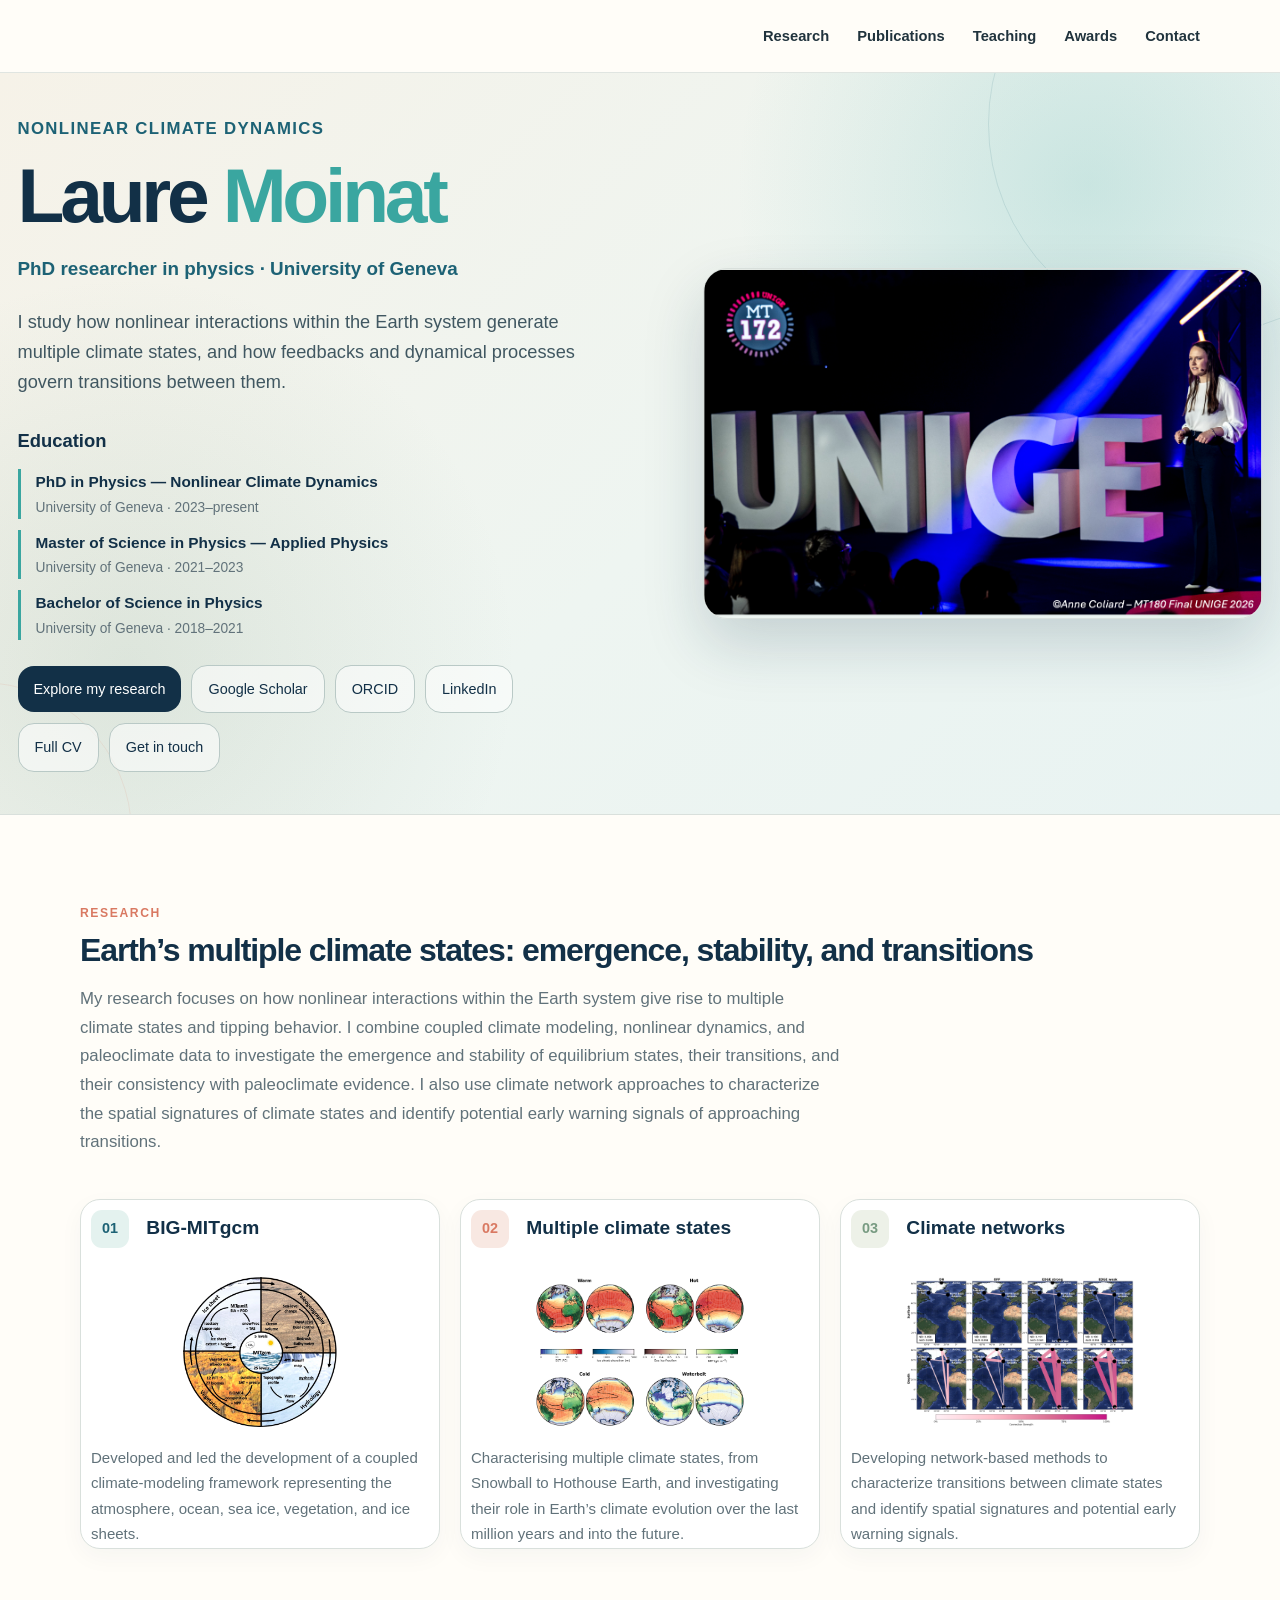
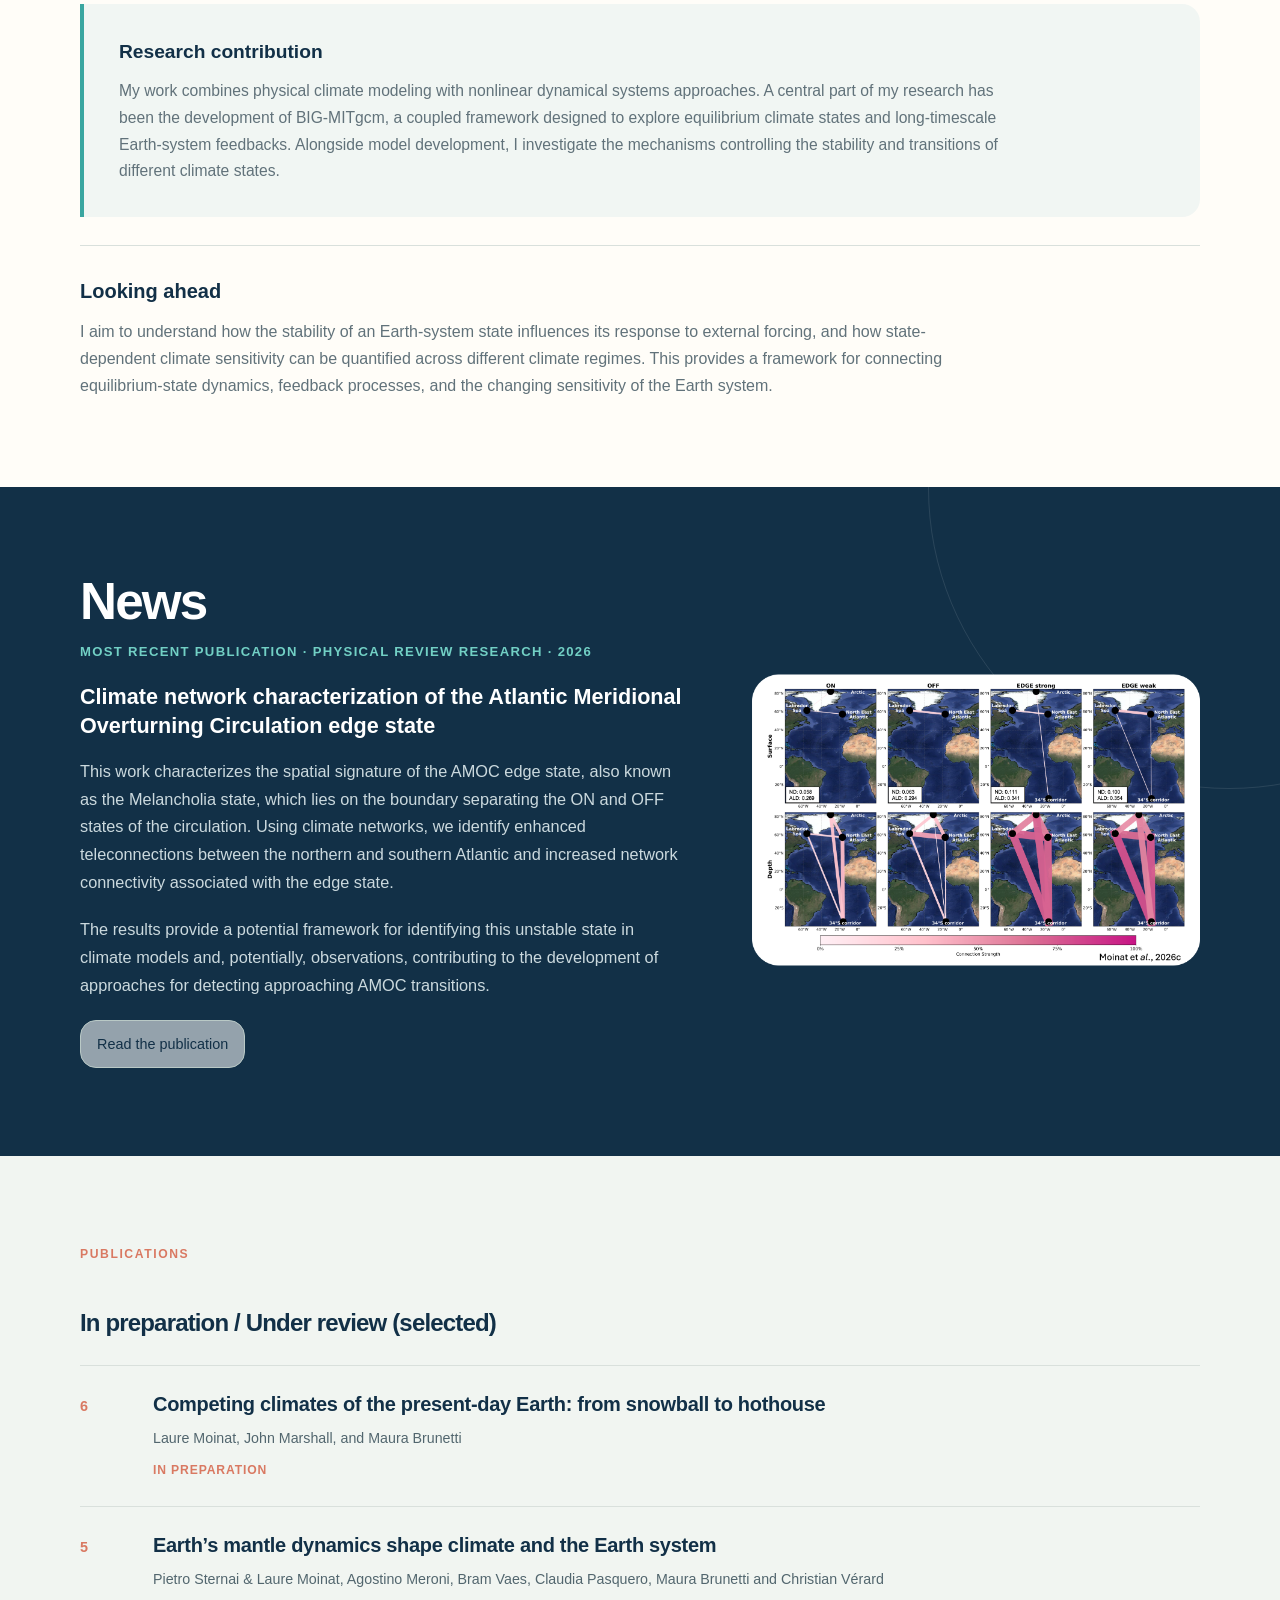
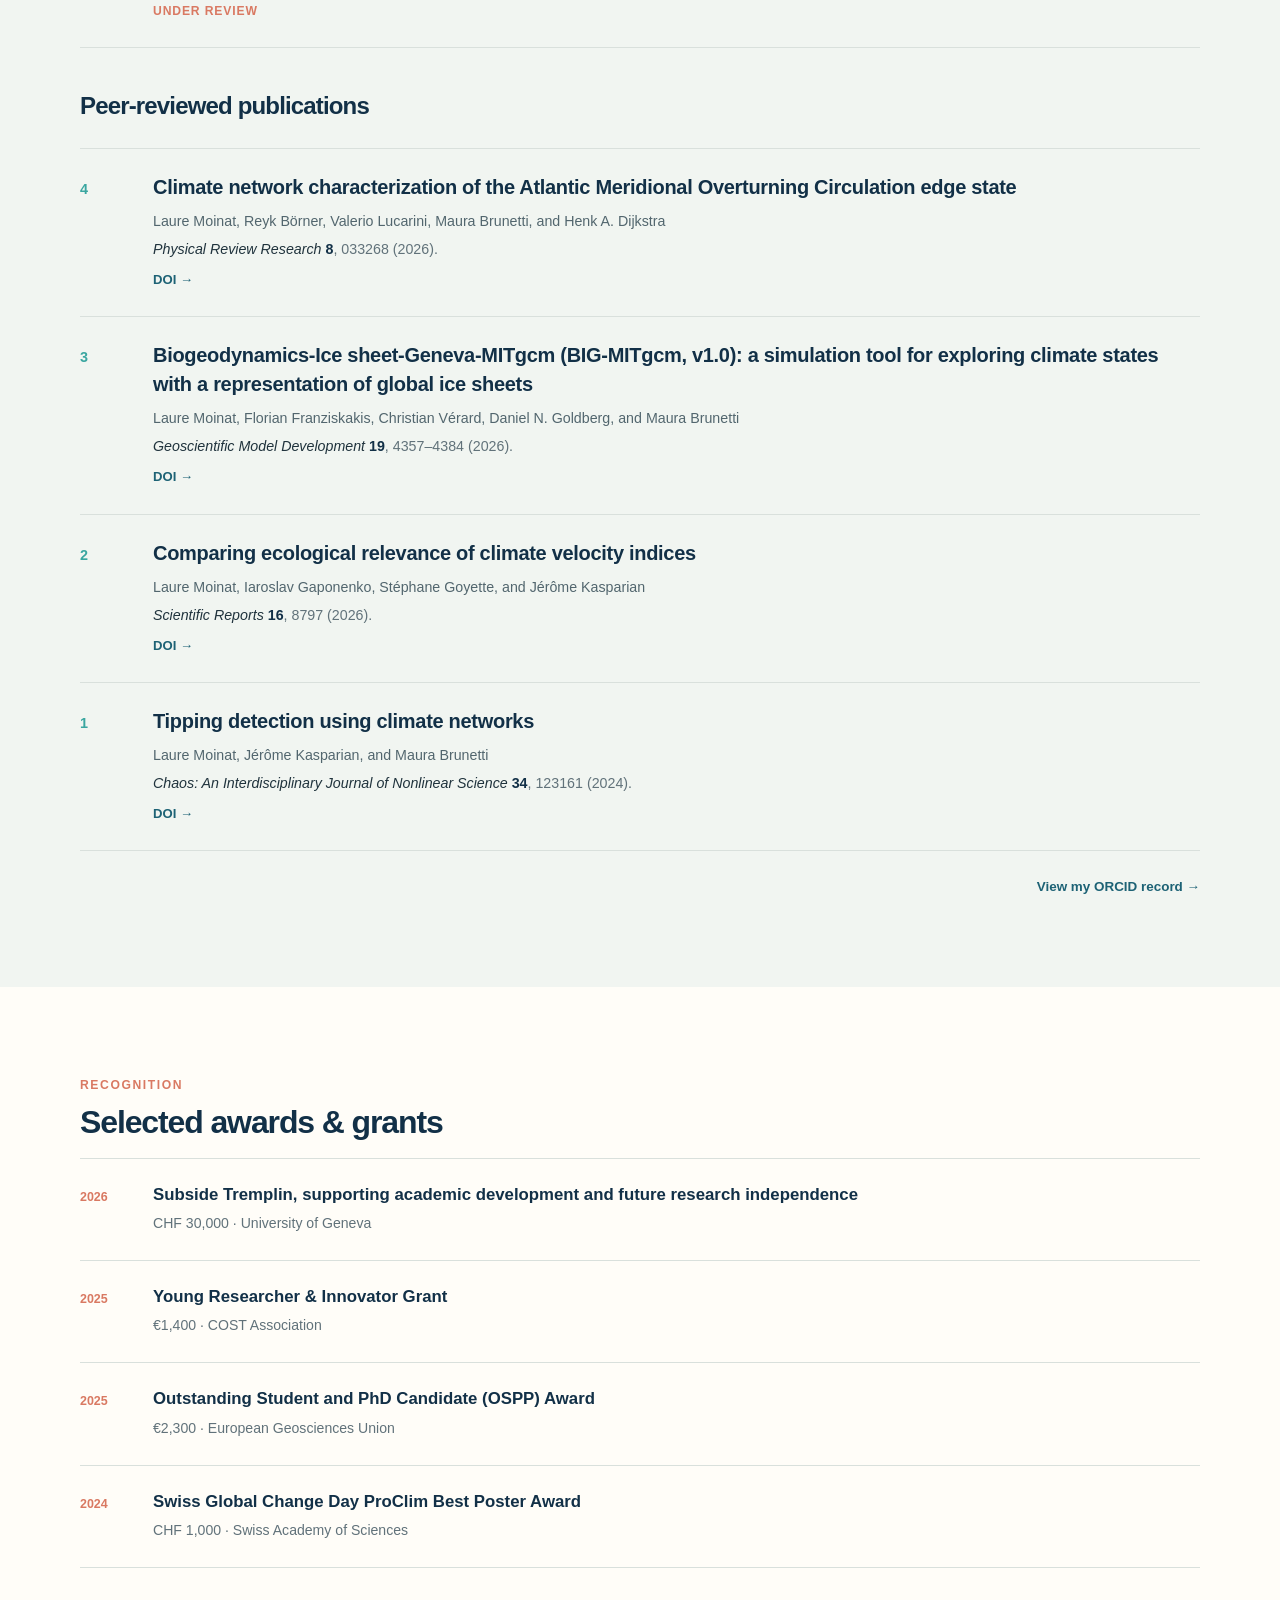
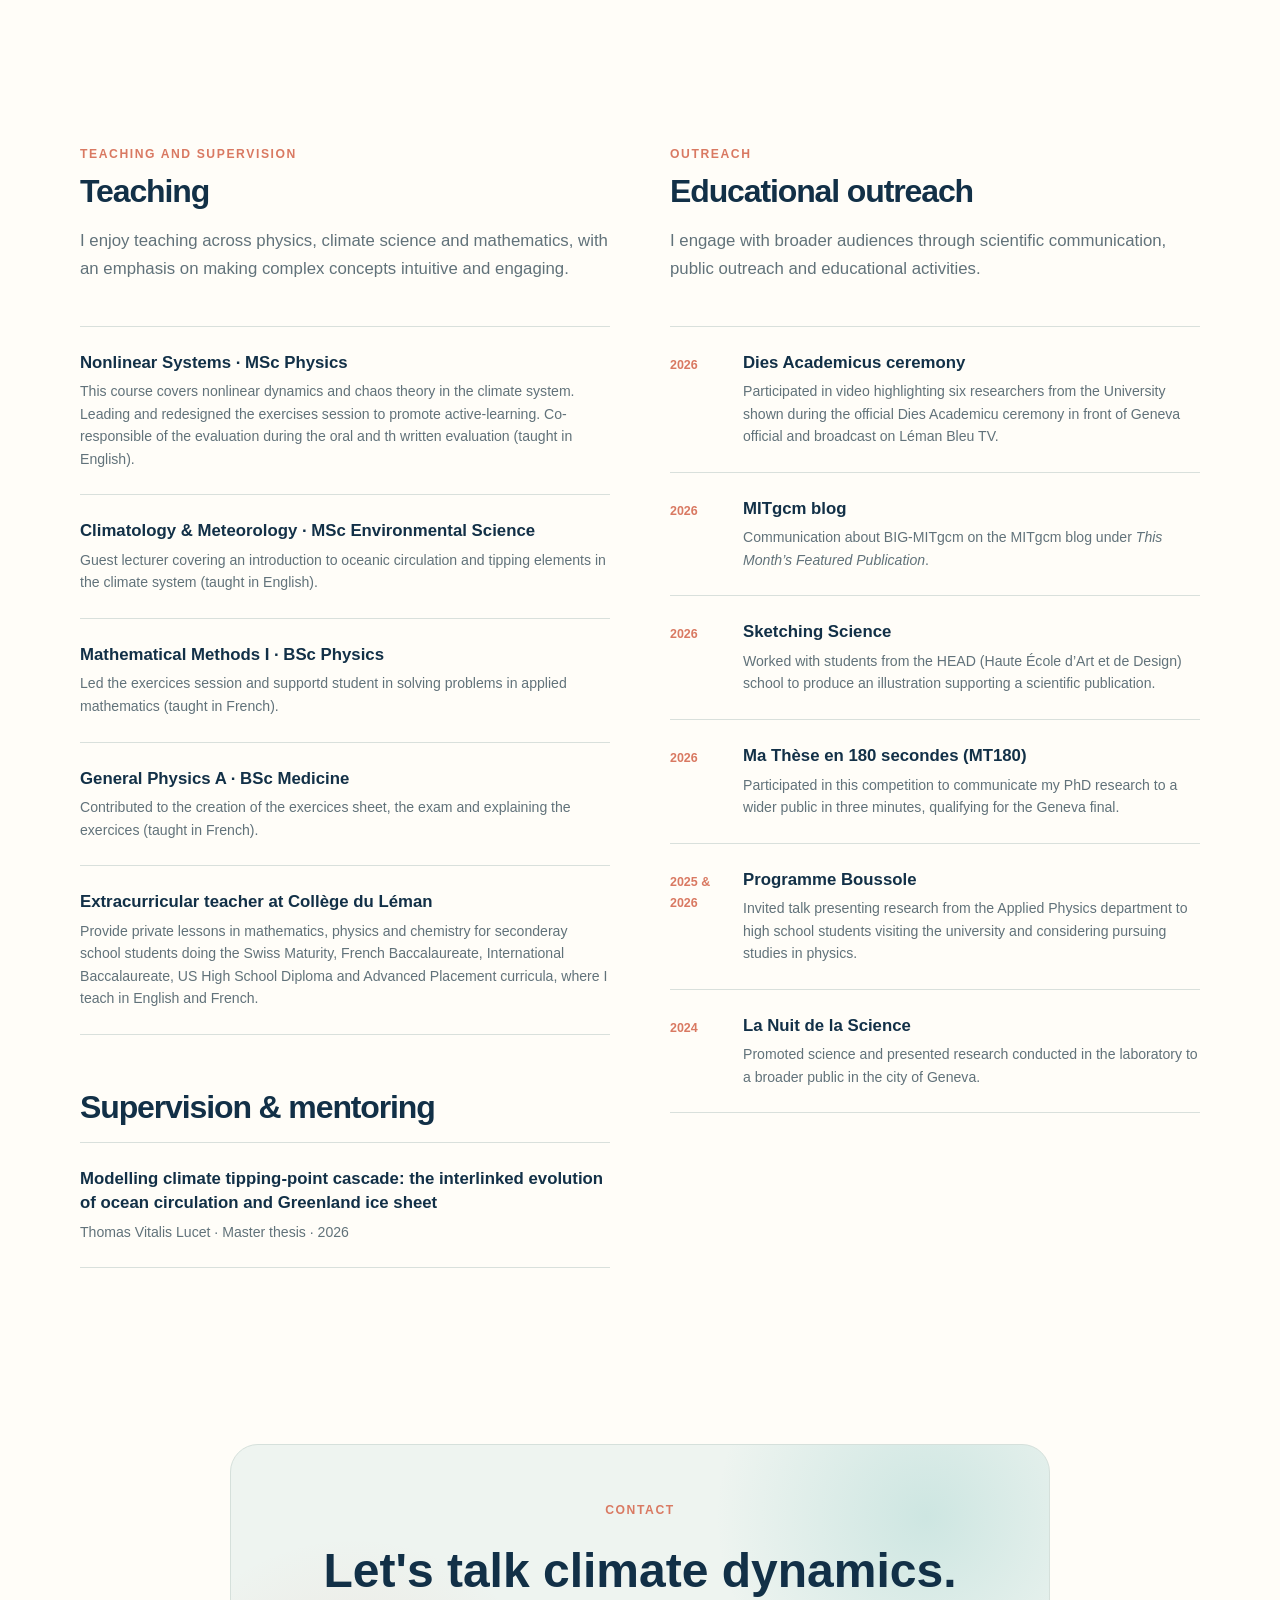
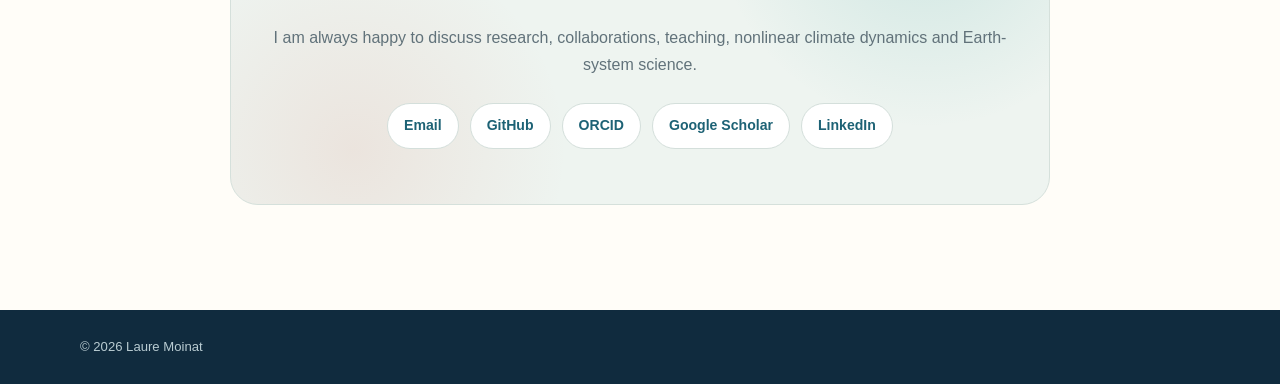
<file: index.html>
<!DOCTYPE html>
<html lang="en">

<head>

  <meta charset="UTF-8">
  <meta name="viewport" content="width=device-width, initial-scale=1.0">

  <title> Laure Moinat </title>

  <meta
    name="description"
    content="Laure Moinat — PhD researcher in nonlinear climate dynamics at the University of Geneva, studying multiple climate states, stability, tipping and transitions."
  >

  <style>

    /* =========================================================
       COLORS & GENERAL SETTINGS
       ========================================================= */

    :root {
      --navy: #123047;
      --blue: #1d6275;
      --turquoise: #3aa6a0;
      --sage: #789b82;
      --cream: #f6f2e8;
      --warm-white: #fffdf8;
      --coral: #d97962;
      --gold: #d6a84f;
      --ink: #20333d;
      --muted: #61727a;
      --line: #d9e0dc;

      --shadow: 0 18px 45px rgba(18, 48, 71, 0.10);

      --radius: 20px;
      --max-width: 1120px;
    }


    /* =========================================================
       RESET
       ========================================================= */

    * {
      box-sizing: border-box;
      margin: 0;
      padding: 0;
    }

    html {
      scroll-behavior: smooth;
    }

    body {
      font-family:
        -apple-system,
        BlinkMacSystemFont,
        "Segoe UI",
        Roboto,
        Helvetica,
        Arial,
        sans-serif;

      color: var(--ink);
      background: var(--warm-white);
      line-height: 1.7;
      font-size: 16px;
    }

    a {
      color: var(--blue);
      text-decoration: none;
      transition: 0.2s ease;
    }

    a:hover {
      color: var(--coral);
    }

    .container {
      width: min(100% - 40px, var(--max-width));
      margin: 0 auto;
    }

    .hero > .container {
      width: calc(100% - 35px);
      max-width: 1300px;
      margin: 0 auto;
    }


    /* =========================================================
       NAVIGATION
       ========================================================= */

    .nav {
      position: sticky;
      top: 0;
      z-index: 100;

      background: rgba(255, 253, 248, 0.94);
      backdrop-filter: blur(12px);

      border-bottom: 1px solid rgba(217, 224, 220, 0.8);
    }

    .nav-inner {
      min-height: 72px;

      display: flex;
      align-items: center;
      justify-content: space-between;

      gap: 30px;
    }

    .logo {
      font-size: 1.1rem;
      font-weight: 800;
      letter-spacing: 0.02em;
      color: var(--navy);
    }

    .logo span {
      color: var(--turquoise);
    }

    .nav-links {
      display: flex;
      align-items: center;
      gap: 28px;

      list-style: none;
    }

    .nav-links a {
      color: var(--ink);
      font-size: 0.92rem;
      font-weight: 600;
    }

    .nav-links a:hover {
      color: var(--coral);
    }


    /* =========================================================
       HERO
       ========================================================= */

    .hero {
      position: relative;
      overflow: hidden;

      background:
        radial-gradient(
          circle at 85% 15%,
          rgba(58,166,160,0.20),
          transparent 28%
        ),

        radial-gradient(
          circle at 10% 80%,
          rgba(120,155,130,0.17),
          transparent 30%
        ),

        linear-gradient(
          135deg,
          #f6f2e8 0%,
          #eef5f1 55%,
          #e8f3f2 100%
        );

      padding: 42px 0 42px;

      border-bottom: 1px solid var(--line);
    }

    .hero::before {
      content: "";

      position: absolute;

      width: 420px;
      height: 420px;

      border: 1px solid rgba(29,98,117,0.12);

      border-radius: 50%;

      right: -130px;
      top: -160px;
    }

    .hero::after {
      content: "";

      position: absolute;

      width: 300px;
      height: 300px;

      border: 1px solid rgba(217,121,98,0.12);

      border-radius: 50%;

      left: -170px;
      bottom: -170px;
    }

    .hero-grid {
      position: relative;
      z-index: 1;

      display: grid;
      grid-template-columns: 0.95fr 1.05fr;
      gap: 45px;
      align-items: center;
    }

    .hero-content {
      max-width: 680px;
    }

    .hero-photo {
      width: min(100%, 560px);
      margin-left: auto;
    }

    .hero-photo img {
      width: 100%;
      height: auto;
      display: block;

      border-radius: 24px;

      box-shadow:
        0 25px 60px
        rgba(18, 48, 71, 0.18);

      border: 1px solid var(--line);
    }

    .intro-greeting {
      color: var(--blue);

      font-size: 1.05rem;
      font-weight: 750;

      letter-spacing: 0.08em;
      text-transform: uppercase;

      margin-bottom: 14px;
    }

    h1 {
      color: var(--navy);

      font-size: clamp(3.2rem, 6vw, 5.3rem);

      line-height: 0.98;

      letter-spacing: -0.055em;

      margin-bottom: 20px;
    }

    .hero h1 span {
      color: var(--turquoise);
    }

    .hero-subtitle {
      color: var(--blue);

      font-size: 1.18rem;
      font-weight: 650;

      margin-bottom: 22px;
    }

    .hero-lead {
      max-width: 680px;

      color: #405761;

      font-size: 1.14rem;

      line-height: 1.65;

      margin-bottom: 25px;
    }

    .hero-buttons {
      display: flex;
      flex-wrap: wrap;
      justify-content: flex-start;
      align-items: center;

      gap: 10px;

      margin-top: 25px;
    }

    .button {
      border-radius: 16px;

      display: inline-flex;
      align-items: center;
      justify-content: center;

      padding: 11px 16px;

      font-size: 0.9rem;
      white-space: nowrap;
    }

    .button-primary {
      background: var(--navy);
      color: white;
    }

    .button-primary:hover {
      background: var(--blue);
      color: white;
      transform: translateY(-1px);
    }

    .button-secondary {
      border: 1px solid #b9c9c6;
      color: var(--navy);
      background: rgba(255,255,255,0.55);
    }

    .button-secondary:hover {
      border-color: var(--turquoise);
      color: var(--blue);
      background: white;
    }


    /* =========================================================
       HERO EDUCATION
       ========================================================= */

    .hero-education {
      margin: 28px 0 0;
    }

    .hero-education h2 {
      color: var(--navy);
      font-size: 1.15rem;
      margin-bottom: 13px;
    }

    .education-item {
      display: flex;
      flex-direction: column;

      margin-bottom: 11px;

      padding-left: 15px;

      border-left: 3px solid var(--turquoise);
    }

    .education-item strong {
      color: var(--navy);
      font-size: 0.96rem;
    }

    .education-item span {
      color: var(--muted);
      font-size: 0.86rem;
    }


    /* =========================================================
       SECTIONS
       ========================================================= */

    section {
      padding: 88px 0;
    }

    .section-kicker {
      color: var(--coral);

      font-size: 0.76rem;

      font-weight: 850;

      letter-spacing: 0.13em;

      text-transform: uppercase;

      margin-bottom: 9px;
    }

    .section-title {
      color: var(--navy);

      font-size: 2rem;

      line-height: 1.12;

      letter-spacing: -0.035em;

      margin-bottom: 17px;
    }

    .section-intro {
      color: var(--muted);

      max-width: 760px;

      margin-bottom: 42px;

      font-size: 1.05rem;
    }


    /* =========================================================
       RESEARCH
       ========================================================= */

    .research {
      background: var(--warm-white);
    }

    .research-grid {
      display: grid;

      grid-template-columns:
        repeat(3, 1fr);

      gap: 20px;
    }

    .research-card {
      position: relative;

      height: 350px;

      padding: 10px;

      border: 1px solid var(--line);

      border-radius: var(--radius);

      background: white;

      box-shadow:
        0 8px 25px
        rgba(18,48,71,0.04);

      transition:
        transform 0.25s ease,
        box-shadow 0.25s ease;

      display: flex;
      flex-direction: column;
    }

    .research-card:hover {
      transform: translateY(-5px);

      box-shadow: var(--shadow);
    }

    .card-number {
      display: inline-flex;
      align-items: center;
      justify-content: center;

      width: 38px;
      height: 38px;

      margin-right: 12px;

      border-radius: 11px;

      background: #e4f2ef;

      color: var(--blue);

      font-weight: 850;

      font-size: 0.9rem;

      vertical-align: middle;
    }

    .research-card-content h3 {
      margin-top: 0;
    }

    .research-image-link {
      display: block;

      width: 100%;
      height: 150px;

      margin: 18px 0;

      border-radius: 14px;

      overflow: hidden;

      flex-shrink: 0;
    }

    .research-image {
      width: 100%;
      height: 100%;

      object-fit: contain;

      display: block;

      border-radius: 14px;

      transition: transform 0.25s ease;
    }

    .research-image-link:hover .research-image {
      transform: scale(1.03);
    }

    .research-card:nth-child(2)
    .card-number {
      background: #f8e8e2;
      color: var(--coral);
    }

    .research-card:nth-child(3)
    .card-number {
      background: #edf1e8;
      color: var(--sage);
    }

    .research-card h3 {
      color: var(--navy);

      font-size: 1.2rem;

      margin-bottom: 11px;
    }

    .research-card p {
      color: var(--muted);
      font-size: 0.94rem;
      margin-top: 0;
    }

    .research-contribution {
      margin-top: 55px;

      padding: 32px 35px;

      border-left: 4px solid var(--turquoise);

      background: #f1f6f3;

      border-radius: 0 18px 18px 0;
    }

    .research-contribution h3 {
      color: var(--navy);

      font-size: 1.2rem;

      margin-bottom: 10px;
    }

    .research-contribution p {
      color: var(--muted);

      max-width: 900px;

      font-size: 0.98rem;
    }


    /* =========================================================
       FUTURE RESEARCH DIRECTION
       ========================================================= */

    .future-direction {
      margin-top: 28px;

      padding: 28px 0 0;

      border-top: 1px solid var(--line);
    }

    .future-direction h3 {
      color: var(--navy);

      font-size: 1.25rem;

      margin-bottom: 10px;
    }

    .future-direction p {
      color: var(--muted);

      max-width: 900px;

      font-size: 1rem;
    }


    /* =========================================================
       NEWS
       ========================================================= */

    .feature {
      background: var(--navy);

      color: white;

      position: relative;

      overflow: hidden;
    }

    .feature::before {
      content: "";

      position: absolute;

      width: 600px;
      height: 600px;

      border-radius: 50%;

      border:
        1px solid
        rgba(255,255,255,0.10);

      right: -250px;
      top: -300px;
    }

    .feature-grid {
      position: relative;

      display: grid;

      grid-template-columns:
        1.15fr
        0.85fr;

      gap: 65px;

      align-items: center;
    }

    .feature .section-kicker {
      color: #72d0c5;
    }

    .news-title {
      color: white;

      font-size: clamp(2.4rem, 4vw, 3.4rem);

      line-height: 1.05;

      letter-spacing: -0.035em;

      margin-bottom: 12px;

      font-weight: 700;
    }

    .news-meta {
      color: #72d0c5;

      font-size: 0.82rem;

      margin-bottom: 18px;

      text-transform: uppercase;

      letter-spacing: 0.10em;

      font-weight: 700;
    }

    .feature h3 {
      color: white;

      font-size: 1.35rem;

      line-height: 1.35;

      margin-bottom: 18px;
    }

    .feature p {
      color: #cbd9de;

      font-size: 1.02rem;

      margin-bottom: 20px;

      line-height: 1.7;
    }

    .news-visual {
      display: flex;

      justify-content: center;

      align-items: center;
    }

    .news-image {
      width: 100%;

      max-width: 520px;

      height: auto;

      display: block;
    }


    /* =========================================================
       PUBLICATIONS
       ========================================================= */

    .publications {
      background: #f1f5f1;
    }

    .publications .pub-section-title {
      color: var(--navy);

      font-size: 1.5rem;

      line-height: 1.12;

      letter-spacing: -0.035em;

      font-weight: 700;

      margin-bottom: 28px;
    }

    .pub-section {
      margin-top: 45px;
    }

    .pub-section:first-of-type {
      margin-top: 20px;
    }

    .pub-list,
    .work-list {
      display: grid;
      gap: 0;
    }

    .publication,
    .work-item {
      display: grid;

      grid-template-columns: 55px 1fr;

      gap: 18px;

      padding: 24px 0;

      border-top: 1px solid var(--line);

      background: transparent;

      border-radius: 0;

      box-shadow: none;

      align-items: start;

      transition: none;
    }

    .publication:last-child,
    .work-item:last-child {
      border-bottom: 1px solid var(--line);
    }

    .pub-number,
    .work-number {
      font-family: inherit;

      font-size: 0.9rem;

      font-weight: 800;

      padding-top: 4px;

      color: var(--turquoise);
    }

    .work-number {
      color: var(--coral);
    }

    .publication-content h3,
    .work-item h3 {
      color: var(--navy);

      font-family:
        -apple-system,
        BlinkMacSystemFont,
        "Segoe UI",
        Roboto,
        Helvetica,
        Arial,
        sans-serif;

      font-size: 1.25rem;

      line-height: 1.45;

      font-weight: 650;

      letter-spacing: -0.015em;

      margin: 0 0 8px;
    }

    .publication-authors,
    .work-authors {
      color: #52666e;

      font-size: 0.89rem;

      line-height: 1.55;

      margin-bottom: 6px;
    }

    .publication-journal {
      color: var(--muted);

      font-size: 0.89rem;

      line-height: 1.55;
    }

    .publication-journal em {
      color: var(--ink);

      font-style: italic;
    }

    .publication-journal strong {
      color: var(--navy);

      font-weight: 750;
    }

    .pub-link {
      display: inline-block;

      margin-top: 9px;

      font-size: 0.82rem;

      font-weight: 750;
    }

    .pub-link:hover {
      text-decoration: underline;
    }

    .work-status {
      display: inline-block;

      color: var(--coral);

      font-size: 0.76rem;

      font-weight: 800;

      letter-spacing: 0.07em;

      text-transform: uppercase;
    }

    .orcid-footer {
      text-align: right;

      margin-top: 25px;

      font-size: 0.84rem;

      font-weight: 700;
    }


    /* =========================================================
       AWARDS
       ========================================================= */

    .award-grid {
      display: grid;
      gap: 0;
    }

    .award {
      display: grid;

      grid-template-columns: 55px 1fr;

      gap: 18px;

      padding: 24px 0;

      border-top: 1px solid var(--line);

      background: transparent;

      border-radius: 0;

      box-shadow: none;

      text-decoration: none;

      transition: none;
    }

    .award:last-child {
      border-bottom: 1px solid var(--line);
    }

    .award:hover {
      background: transparent;
      transform: none;
      box-shadow: none;
    }

    .award-year {
      color: var(--coral);

      font-size: 0.78rem;

      font-weight: 850;

      padding-top: 4px;
    }

    .award h3 {
      color: var(--navy);

      font-size: 1.05rem;

      line-height: 1.4;

      margin: 0 0 6px;
    }

    .award p {
      color: var(--muted);

      font-size: 0.88rem;

      margin: 0;
    }


    /* =========================================================
       TEACHING + SUPERVISION + OUTREACH
       ========================================================= */

    .two-column {
      display: grid;

      grid-template-columns:
        1fr
        1fr;

      gap: 60px;

      align-items: start;
    }


    /* Main Teaching list */

    .teaching-list {
      display: grid;
      gap: 0;
    }

    .teaching-item {
      display: block;

      padding: 24px 0;

      border-top: 1px solid var(--line);

      background: transparent;

      text-decoration: none;

      align-items: start;
    }

    .teaching-item:last-child {
      border-bottom: 1px solid var(--line);
    }

    .teaching-item h3 {
      color: var(--navy);

      font-size: 1.05rem;

      line-height: 1.4;

      margin: 0 0 6px;
    }

    .teaching-item p {
      color: var(--muted);

      font-size: 0.88rem;

      line-height: 1.6;

      margin: 0;
    }


    /* Student supervision */

    .supervision-block {
      margin-top: 55px;
    }

    .supervision-list {
      display: grid;
      gap: 0;
    }

    .supervision-item {
      display: block;

      padding: 24px 0;

      border-top: 1px solid var(--line);

      background: transparent;

      text-decoration: none;

      align-items: start;
    }

    .supervision-item:last-child {
      border-bottom: 1px solid var(--line);
    }

    .supervision-item:hover {
      background: transparent;
    }

    .supervision-item h3 {
      color: var(--navy);

      font-size: 1.05rem;

      line-height: 1.4;

      margin: 0 0 6px;
    }

    .supervision-item p {
      color: var(--muted);

      font-size: 0.88rem;

      line-height: 1.6;

      margin: 0;
    }


    /* Outreach */

    .outreach-list {
      display: grid;
      gap: 0;
    }

    .outreach-item {
      display: grid;

      grid-template-columns: 55px 1fr;

      gap: 18px;

      padding: 24px 0;

      border-top: 1px solid var(--line);

      background: transparent;

      border-radius: 0;

      box-shadow: none;

      text-decoration: none;

      align-items: start;

      transition: none;
    }

    .outreach-item:last-child {
      border-bottom: 1px solid var(--line);
    }

    .outreach-item:hover {
      background: transparent;
      transform: none;
      box-shadow: none;
    }

    .outreach-year {
      color: var(--coral);

      font-size: 0.78rem;

      font-weight: 850;

      padding-top: 4px;
    }

    .outreach-item h3 {
      color: var(--navy);

      font-size: 1.05rem;

      line-height: 1.4;

      margin: 0 0 6px;
    }

    .outreach-item p {
      color: var(--muted);

      font-size: 0.88rem;

      line-height: 1.6;

      margin: 0;
    }


    /* =========================================================
       CONTACT
       ========================================================= */

    .contact {
      background: var(--warm-white);

      text-align: center;

      padding-bottom: 105px;
    }

    .contact-box {
      max-width: 820px;

      margin: 0 auto;

      padding: 55px 35px;

      border-radius: 28px;

      background:

        radial-gradient(
          circle at 85% 20%,
          rgba(58,166,160,0.18),
          transparent 28%
        ),

        radial-gradient(
          circle at 15% 85%,
          rgba(217,121,98,0.13),
          transparent 28%
        ),

        #eef4f0;

      border:
        1px solid
        #d5e0db;
    }

    .contact-box h2 {
      color: var(--navy);

      font-size: clamp(2rem, 4vw, 3rem);

      margin-bottom: 13px;
    }

    .contact-box p {
      color: var(--muted);

      margin-bottom: 24px;
    }

    .contact-links {
      display: flex;

      flex-wrap: wrap;

      justify-content: center;

      gap: 11px;
    }

    .contact-links a {
      background: white;

      border:
        1px solid
        #d4dfdb;

      padding: 10px 16px;

      border-radius: 999px;

      font-size: 0.88rem;

      font-weight: 700;
    }


    /* =========================================================
       FOOTER
       ========================================================= */

    footer {
      background: #102b3e;

      color: #b9ccd2;

      padding: 26px 0;

      font-size: 0.82rem;
    }

    .footer-inner {
      display: flex;

      justify-content: space-between;

      gap: 20px;

      align-items: center;
    }

    footer a {
      color: #b9ccd2;
    }

    footer a:hover {
      color: white;
    }


    /* =========================================================
       TABLET
       ========================================================= */

    @media (max-width: 900px) {

      .hero-grid,
      .feature-grid,
      .two-column {
        grid-template-columns: 1fr;
      }

      .hero {
        padding: 40px 0 50px;
      }

      .hero-photo {
        width: min(80vw, 500px);
        margin: 10px auto 0;
      }

      .hero-buttons {
        justify-content: flex-start;
      }

      .research-grid {
        grid-template-columns: 1fr;
      }

      .feature-grid {
        gap: 35px;
      }

      .supervision-block {
        margin-top: 45px;
      }
    }


    /* =========================================================
       MOBILE
       ========================================================= */

    @media (max-width: 650px) {

      .container {
        width:
          min(
            100% - 28px,
            var(--max-width)
          );
      }

      .nav-inner {
        min-height: 64px;
      }

      .nav-links {
        display: none;
      }

      section {
        padding: 65px 0;
      }

      h1 {
        font-size: 3.3rem;
      }

      .hero-lead {
        font-size: 1.05rem;
      }

      .hero-buttons {
        justify-content: flex-start;
      }

      .research-contribution {
        padding: 25px 22px;
      }

      .publication,
      .work-item {
        grid-template-columns: 1fr;

        gap: 5px;

        padding: 21px 0;
      }

      .pub-number,
      .work-number {
        padding-top: 0;
        margin-bottom: 3px;
      }

      .publications .pub-section-title {
        font-size: 1.5rem;
      }

      .publication-content h3,
      .work-item h3 {
        font-size: 1rem;
      }

      .publication-authors,
      .publication-journal,
      .work-authors {
        font-size: 0.86rem;
      }

      .orcid-footer {
        text-align: center;
      }

      .footer-inner {
        flex-direction: column;

        text-align: center;
      }

      .outreach-item {
        grid-template-columns: 45px 1fr;

        gap: 14px;

        padding: 20px 0;
      }

      .outreach-item h3 {
        font-size: 1rem;
      }

      .outreach-item p {
        font-size: 0.85rem;
      }
    }

  </style>

</head>


<body>


  <!-- ========================================================
       NAVIGATION
       ======================================================== -->

  <nav class="nav">

    <div class="container nav-inner">

      <a class="logo" href="#top">
         <span> </span>
      </a>

      <ul class="nav-links">

        <li>
          <a href="#research">Research</a>
        </li>

        <li>
          <a href="#publications">Publications</a>
        </li>

        <li>
          <a href="#teaching">Teaching</a>
        </li>

        <li>
          <a href="#awards">Awards</a>
        </li>

        <li>
          <a href="#contact">Contact</a>
        </li>

      </ul>

    </div>

  </nav>


  <!-- ========================================================
       HERO
       ======================================================== -->

  <header class="hero" id="top">

    <div class="container">

      <div class="hero-grid">


        <div class="hero-content">

          <div class="intro-greeting">
            Nonlinear Climate Dynamics
          </div>

          <h1>
            Laure <span>Moinat</span>
          </h1>

          <div class="hero-subtitle">
            PhD researcher in physics · University of Geneva
          </div>

          <p class="hero-lead">
            I study how nonlinear interactions within the Earth system
            generate multiple climate states, and how feedbacks
            and dynamical processes govern transitions between them.
          </p>


          <div class="hero-education">

            <h2>Education</h2>

            <div class="education-item">
              <strong>PhD in Physics — Nonlinear Climate Dynamics</strong>
              <span>University of Geneva · 2023–present</span>
            </div>

            <div class="education-item">
              <strong>Master of Science in Physics — Applied Physics</strong>
              <span>University of Geneva · 2021–2023</span>
            </div>

            <div class="education-item">
              <strong>Bachelor of Science in Physics</strong>
              <span>University of Geneva · 2018–2021</span>
            </div>

          </div>


          <div class="hero-buttons">

            <a
              class="button button-primary"
              href="#research"
            >
              Explore my research
            </a>

            <a
              class="button button-secondary"
              href="https://scholar.google.com/citations?user=m_wviaoAAAAJ&hl=en&oi=ao"
              target="_blank"
              rel="noopener noreferrer"
            >
              Google Scholar
            </a>

            <a
              class="button button-secondary"
              href="https://orcid.org/0000-0002-4831-731X"
              target="_blank"
              rel="noopener noreferrer"
            >
              ORCID
            </a>

            <a
              class="button button-secondary"
              href="https://www.linkedin.com/in/laure-moinat-a71088219/"
              target="_blank"
              rel="noopener noreferrer"
            >
              LinkedIn
            </a>

            <a
              class="button button-secondary"
              href="Laure_Moinat_CV.pdf"
              target="_blank"
              rel="noopener noreferrer"
            >
              Full CV
            </a>

            <a
              class="button button-secondary"
              href="#contact"
            >
              Get in touch
            </a>

          </div>

        </div>


        <div class="hero-photo">

          <img
            src="laure.png"
            alt="Laure Moinat"
          >

        </div>

      </div>

    </div>

  </header>


  <!-- ========================================================
       RESEARCH
       ======================================================== -->

  <section
    class="research"
    id="research"
  >

    <div class="container">

      <div class="section-kicker">
        Research
      </div>

      <h2 class="section-title">
        Earth’s multiple climate states: emergence, stability, and transitions
      </h2>

      <p class="section-intro">
        My research focuses on how nonlinear interactions within the Earth system
        give rise to multiple climate states and tipping behavior. I combine
        coupled climate modeling, nonlinear dynamics, and paleoclimate data to
        investigate the emergence and stability of equilibrium states, their
        transitions, and their consistency with paleoclimate evidence. I also
        use climate network approaches to characterize the spatial signatures
        of climate states and identify potential early warning signals of
        approaching transitions.
      </p>


      <div class="research-grid">


        <article class="research-card">

          <h3>
            <span class="card-number">01</span>
            BIG-MITgcm
          </h3>

          <a
            href="https://gmd.copernicus.org/articles/19/4357/2026/"
            target="_blank"
            rel="noopener noreferrer"
            class="research-image-link"
          >
            <img
              src="bigmitgcm.png"
              alt="BIG-MITgcm climate model"
              class="research-image"
            >
          </a>

          <p>
            Developed and led the development of a coupled climate-modeling
            framework representing the atmosphere, ocean, sea ice, vegetation,
            and ice sheets.
          </p>

        </article>


        <article class="research-card">

          <h3>
            <span class="card-number">02</span>
            Multiple climate states
          </h3>

          <a
            href="https://meetingorganizer.copernicus.org/EGU26/EGU26-6664.html"
            target="_blank"
            rel="noopener noreferrer"
            class="research-image-link"
          >
            <img
              src="multiple_states.png"
              alt="Multiple climate states"
              class="research-image"
            >
          </a>

          <p>
            Characterising multiple climate states, from Snowball to Hothouse
            Earth, and investigating their role in Earth’s climate evolution
            over the last million years and into the future.
          </p>

        </article>


        <article class="research-card">

          <h3>
            <span class="card-number">03</span>
            Climate networks
          </h3>

          <a
            href="https://journals.aps.org/prresearch/abstract/10.1103/q9bd-4h4j"
            target="_blank"
            rel="noopener noreferrer"
            class="research-image-link"
          >
            <img
              src="image_networks.png"
              alt="Climate networks"
              class="research-image"
            >
          </a>

          <p>
            Developing network-based methods to characterize transitions
            between climate states and identify spatial signatures and
            potential early warning signals.
          </p>

        </article>

      </div>


      <div class="research-contribution">

        <h3>
          Research contribution
        </h3>

        <p>
          My work combines physical climate modeling with nonlinear dynamical
          systems approaches. A central part of my research has been the
          development of BIG-MITgcm, a coupled framework designed to explore
          equilibrium climate states and long-timescale Earth-system feedbacks.
          Alongside model development, I investigate the mechanisms controlling
          the stability and transitions of different climate states.
        </p>

      </div>


      <div class="future-direction">

        <h3>
          Looking ahead
        </h3>

        <p>
          I aim to understand how the stability of an Earth-system state
          influences its response to external forcing, and how state-dependent
          climate sensitivity can be quantified across different climate
          regimes. This provides a framework for connecting equilibrium-state
          dynamics, feedback processes, and the changing sensitivity of the
          Earth system.
        </p>

      </div>

    </div>

  </section>


  <!-- ========================================================
       NEWS
       ======================================================== -->

  <section class="feature" id="news">

    <div class="container feature-grid">

      <div>

        <div class="news-title">
          News
        </div>

        <div class="news-meta">
          Most recent publication · Physical Review Research · 2026
        </div>

        <h3>
          Climate network characterization of the Atlantic Meridional
          Overturning Circulation edge state
        </h3>

        <p>
          This work characterizes the spatial signature of the AMOC edge state,
          also known as the Melancholia state, which lies on the boundary
          separating the ON and OFF states of the circulation. Using climate
          networks, we identify enhanced teleconnections between the northern
          and southern Atlantic and increased network connectivity associated
          with the edge state.
        </p>

        <p>
          The results provide a potential framework for identifying this
          unstable state in climate models and, potentially, observations,
          contributing to the development of approaches for detecting
          approaching AMOC transitions.
        </p>

        <a
          class="button button-secondary"
          href="https://doi.org/10.1103/q9bd-4h4j"
          target="_blank"
          rel="noopener noreferrer"
        >
          Read the publication
        </a>

      </div>


      <div class="news-visual">

        <img
          src="news.png"
          alt="Climate network characterization of the AMOC edge state"
          class="news-image"
        >

      </div>

    </div>

  </section>


  <!-- ========================================================
       PUBLICATIONS
       ======================================================== -->

  <section
    class="publications"
    id="publications"
  >

    <div class="container">

      <div class="section-kicker">
        Publications
      </div>


      <!-- IN PREPARATION / UNDER REVIEW -->

      <div class="pub-section">

        <h2 class="pub-section-title">
          In preparation / Under review (selected)
        </h2>

        <div class="work-list">


          <article class="work-item">

            <div class="work-number">
              6
            </div>

            <div>

              <h3>
                 Competing climates of the present-day Earth: from snowball to hothouse
              </h3>

              <p class="work-authors">
                Laure Moinat, John Marshall, and Maura Brunetti
              </p>

              <span class="work-status">
                In preparation
              </span>

            </div>

          </article>


          <article class="work-item">

            <div class="work-number">
              5
            </div>

            <div>

              <h3>
                Earth’s mantle dynamics shape climate and the Earth system
              </h3>

              <p class="work-authors">
                Pietro Sternai & Laure Moinat, Agostino Meroni, Bram Vaes,
                Claudia Pasquero, Maura Brunetti and Christian Vérard
              </p>

              <span class="work-status">
                Under review
              </span>

            </div>

          </article>


        </div>

      </div>


      <!-- PEER-REVIEWED PUBLICATIONS -->

      <div class="pub-section">

        <h2 class="pub-section-title">
          Peer-reviewed publications
        </h2>

        <div class="pub-list">


          <article class="publication">

            <div class="pub-number">
              4
            </div>

            <div class="publication-content">

              <h3>
                Climate network characterization of the Atlantic
                Meridional Overturning Circulation edge state
              </h3>

              <p class="publication-authors">
                Laure Moinat, Reyk Börner, Valerio Lucarini,
                Maura Brunetti, and Henk A. Dijkstra
              </p>

              <p class="publication-journal">
                <em>Physical Review Research</em>
                <strong>8</strong>, 033268 (2026).
              </p>

              <a
                class="pub-link"
                href="https://doi.org/10.1103/q9bd-4h4j"
                target="_blank"
                rel="noopener noreferrer"
              >
                DOI →
              </a>

            </div>

          </article>


          <article class="publication">

            <div class="pub-number">
              3
            </div>

            <div class="publication-content">

              <h3>
                Biogeodynamics-Ice sheet-Geneva-MITgcm
                (BIG-MITgcm, v1.0): a simulation tool for
                exploring climate states with a representation
                of global ice sheets
              </h3>

              <p class="publication-authors">
                Laure Moinat, Florian Franziskakis, Christian Vérard,
                Daniel N. Goldberg, and Maura Brunetti
              </p>

              <p class="publication-journal">
                <em>Geoscientific Model Development</em>
                <strong>19</strong>, 4357–4384 (2026).
              </p>

              <a
                class="pub-link"
                href="https://doi.org/10.5194/gmd-19-4357-2026"
                target="_blank"
                rel="noopener noreferrer"
              >
                DOI →
              </a>

            </div>

          </article>


          <article class="publication">

            <div class="pub-number">
              2
            </div>

            <div class="publication-content">

              <h3>
                Comparing ecological relevance of climate
                velocity indices
              </h3>

              <p class="publication-authors">
                Laure Moinat, Iaroslav Gaponenko, Stéphane Goyette,
                and Jérôme Kasparian
              </p>

              <p class="publication-journal">
                <em>Scientific Reports</em>
                <strong>16</strong>, 8797 (2026).
              </p>

              <a
                class="pub-link"
                href="https://doi.org/10.1038/s41598-025-32377-0"
                target="_blank"
                rel="noopener noreferrer"
              >
                DOI →
              </a>

            </div>

          </article>


          <article class="publication">

            <div class="pub-number">
              1
            </div>

            <div class="publication-content">

              <h3>
                Tipping detection using climate networks
              </h3>

              <p class="publication-authors">
                Laure Moinat, Jérôme Kasparian, and Maura Brunetti
              </p>

              <p class="publication-journal">
                <em>
                  Chaos: An Interdisciplinary Journal
                  of Nonlinear Science
                </em>
                <strong>34</strong>, 123161 (2024).
              </p>

              <a
                class="pub-link"
                href="https://doi.org/10.1063/5.0230848"
                target="_blank"
                rel="noopener noreferrer"
              >
                DOI →
              </a>

            </div>

          </article>


        </div>

      </div>


      <div class="orcid-footer">

        <a
          href="https://orcid.org/0000-0002-4831-731X"
          target="_blank"
          rel="noopener noreferrer"
        >
          View my ORCID record →
        </a>

      </div>

    </div>

  </section>


  <!-- ========================================================
       AWARDS
       ======================================================== -->

  <section class="awards" id="awards">

    <div class="container">

      <div class="section-kicker">
        Recognition
      </div>

      <h2 class="section-title">
        Selected awards &amp; grants
      </h2>

      <div class="award-grid">


        <a
          href="https://mediaserver.unige.ch/play/307686"
          target="_blank"
          rel="noopener noreferrer"
          class="award"
        >

          <div class="award-year">
            2026
          </div>

          <div>

            <h3>
              Subside Tremplin, supporting academic development and future research independence
            </h3>

            <p>
              CHF 30,000 · University of Geneva
            </p>

          </div>

        </a>


        <div class="award">

          <div class="award-year">
            2025
          </div>

          <div>

            <h3>
              Young Researcher &amp; Innovator Grant
            </h3>

            <p>
              €1,400 · COST Association
            </p>

          </div>

        </div>


        <a
          href="https://www.egu.eu/awards-medals/ospp-award/2025/laure-moinat/"
          target="_blank"
          rel="noopener noreferrer"
          class="award"
        >

          <div class="award-year">
            2025
          </div>

          <div>

            <h3>
              Outstanding Student and PhD Candidate (OSPP) Award
            </h3>

            <p>
              €2,300 · European Geosciences Union
            </p>

          </div>

        </a>


        <a
          href="https://proclim.scnat.ch/fr/activities/uuid/i/d3594fcb-8359-5a86-9cd1-7b6b899ecfd1-24th_Swiss_Global_Change_Day_%E2%80%93_Meeting_Report_and_Conference_Documents"
          target="_blank"
          rel="noopener noreferrer"
          class="award"
        >

          <div class="award-year">
            2024
          </div>

          <div>

            <h3>
              Swiss Global Change Day ProClim Best Poster Award
            </h3>

            <p>
              CHF 1,000 · Swiss Academy of Sciences
            </p>

          </div>

        </a>


      </div>

    </div>

  </section>


  <!-- ========================================================
       TEACHING + SUPERVISION + OUTREACH
       ======================================================== -->

  <section id="teaching">

    <div class="container two-column">


      <!-- ====================================================
           LEFT COLUMN: TEACHING + SUPERVISION
           ==================================================== -->

      <div>

        <div class="section-kicker">
          Teaching and supervision
        </div>

        <h2 class="section-title">
          Teaching
        </h2>

        <p class="section-intro">
          I enjoy teaching across physics, climate science and
          mathematics, with an emphasis on making complex concepts
          intuitive and engaging.
        </p>


        <!-- TEACHING -->

        <div class="teaching-list">


          <div class="teaching-item">

            <h3>
              Nonlinear Systems · MSc Physics
            </h3>

            <p>
              This course covers nonlinear dynamics and chaos theory in the climate system.
              Leading and redesigned the exercises session to promote active-learning. 
              Co-responsible of the evaluation during the oral and th 
              written evaluation (taught in English).
            </p>

          </div>


          <div class="teaching-item">

            <h3>
              Climatology &amp; Meteorology · MSc Environmental Science
            </h3>

            <p>
              Guest lecturer covering an introduction to oceanic circulation and tipping elements in the climate system (taught in English).
             
            </p>

          </div>


          <div class="teaching-item">

            <h3>
              Mathematical Methods I · BSc Physics
            </h3>

            <p>
              Led the exercices session and supportd student in solving problems in applied mathematics (taught in French).
            </p>

          </div>


          <div class="teaching-item">

            <h3>
              General Physics A · BSc Medicine
            </h3>

            <p>
              Contributed to the creation of the exercices sheet, the exam and explaining the exercices (taught in French).
            </p>

          </div>


          <div class="teaching-item">

            <h3>
              Extracurricular teacher at Collège du Léman
            </h3>

            <p>
              Provide private lessons in mathematics, physics and chemistry for seconderay school students 
              doing the Swiss Maturity, French Baccalaureate, International Baccalaureate, US High School Diploma and Advanced Placement
              curricula, where I teach in English and French.
            </p>

          </div>


        </div>


        <!-- STUDENT SUPERVISION -->

        <div class="supervision-block">

          <h2 class="section-title">
            Supervision &amp; mentoring
          </h2>

          <div class="supervision-list">

            <a
              href="https://archive-ouverte.unige.ch/unige:193882"
              target="_blank"
              rel="noopener noreferrer"
              class="supervision-item"
            >

              <h3>
                Modelling climate tipping-point cascade: the interlinked evolution of ocean circulation and Greenland ice sheet
              </h3>

              <p>
                Thomas Vitalis Lucet · Master thesis · 2026
              </p>

            </a>

          </div>

        </div>

      </div>


      <!-- ====================================================
           RIGHT COLUMN: OUTREACH
           ==================================================== -->

      <div>

        <div class="section-kicker">
          Outreach
        </div>

        <h2 class="section-title">
          Educational outreach
        </h2>

        <p class="section-intro">
          I engage with broader audiences through scientific
          communication, public outreach and educational activities.
        </p>


        <div class="outreach-list">

          <!-- MITgcm blog -->

          <a
            href="https://www.youtube.com/watch?v=phyuT5-U0HU&t=237s"
            target="_blank"
            rel="noopener noreferrer"
            class="outreach-item"
          >

            <div class="outreach-year">
              2026
            </div>

            <div>

              <h3>
                Dies Academicus ceremony
              </h3>

              <p>
                Participated in video highlighting six researchers from the University
                shown during the official Dies Academicu ceremony in front of Geneva official and broadcast
                on Léman Bleu TV.
              </p>

            </div>

          </a>

          <!-- MITgcm blog -->

          <a
            href="https://mitgcm.org/2026/06/23/introducing-big-mitgcm/"
            target="_blank"
            rel="noopener noreferrer"
            class="outreach-item"
          >

            <div class="outreach-year">
              2026
            </div>

            <div>

              <h3>
                MITgcm blog
              </h3>

              <p>
                Communication about BIG-MITgcm on the MITgcm blog under
                <em>This Month’s Featured Publication</em>.
              </p>

            </div>

          </a>


          <!-- Sketching Science -->

          <div class="outreach-item">

            <div class="outreach-year">
              2026
            </div>

            <div>

              <h3>
                Sketching Science
              </h3>

              <p>
                Worked with students from the HEAD (Haute École d’Art et de Design)
                school to produce an illustration supporting a scientific publication.
              </p>

            </div>

          </div>


          <!-- MT180 -->

          <a
            href="https://www.unige.ch/cite/evenements/ma-these-en-180-secondes/mt180-2026/les-finalistes/laure-moinat"
            target="_blank"
            rel="noopener noreferrer"
            class="outreach-item"
          >

            <div class="outreach-year">
              2026
            </div>

            <div>

              <h3>
                Ma Thèse en 180 secondes (MT180)
              </h3>

              <p>
                Participated in this competition to communicate my PhD research
                to a wider public in three minutes, qualifying for the Geneva final.
              </p>

            </div>

          </a>


          <!-- Programme Boussole -->

          <div class="outreach-item">

            <div class="outreach-year">
              2025 &amp; 2026
            </div>

            <div>

              <h3>
                Programme Boussole
              </h3>

              <p>
                Invited talk presenting research from the Applied Physics department
                to high school students visiting the university and considering
                pursuing studies in physics.
              </p>

            </div>

          </div>


          <!-- La Nuit de la Science -->

          <div class="outreach-item">

            <div class="outreach-year">
              2024
            </div>

            <div>

              <h3>
                La Nuit de la Science
              </h3>

              <p>
                Promoted science and presented research conducted in the laboratory
                to a broader public in the city of Geneva.
              </p>

            </div>

          </div>


        </div>

      </div>

    </div>

  </section>


  <!-- ========================================================
       CONTACT
       ======================================================== -->

  <section
    class="contact"
    id="contact"
  >

    <div class="container">

      <div class="contact-box">

        <div class="section-kicker">
          Contact
        </div>

        <h2>
          Let's talk climate dynamics.
        </h2>

        <p>
          I am always happy to discuss research, collaborations,
          teaching, nonlinear climate dynamics and Earth-system science.
        </p>

        <div class="contact-links">

          <a
            href="mailto:laure.moinat@unige.ch"
          >
            Email
          </a>

          <a
            href="https://github.com/LaureMoinat"
            target="_blank"
            rel="noopener noreferrer"
          >
            GitHub
          </a>

          <a
            href="https://orcid.org/0000-0002-4831-731X"
            target="_blank"
            rel="noopener noreferrer"
          >
            ORCID
          </a>

          <a
            href="https://scholar.google.com/citations?user=m_wviaoAAAAJ&hl=en&oi=ao"
            target="_blank"
            rel="noopener noreferrer"
          >
            Google Scholar
          </a>

          <a
            href="https://www.linkedin.com/in/laure-moinat-a71088219/"
            target="_blank"
            rel="noopener noreferrer"
          >
            LinkedIn
          </a>

        </div>

      </div>

    </div>

  </section>


  <!-- ========================================================
       FOOTER
       ======================================================== -->

  <footer>

    <div class="container footer-inner">

      <div>
        © 2026 Laure Moinat
      </div>

      <div>
       
      </div>

    </div>

  </footer>


</body>

</html>
</file>
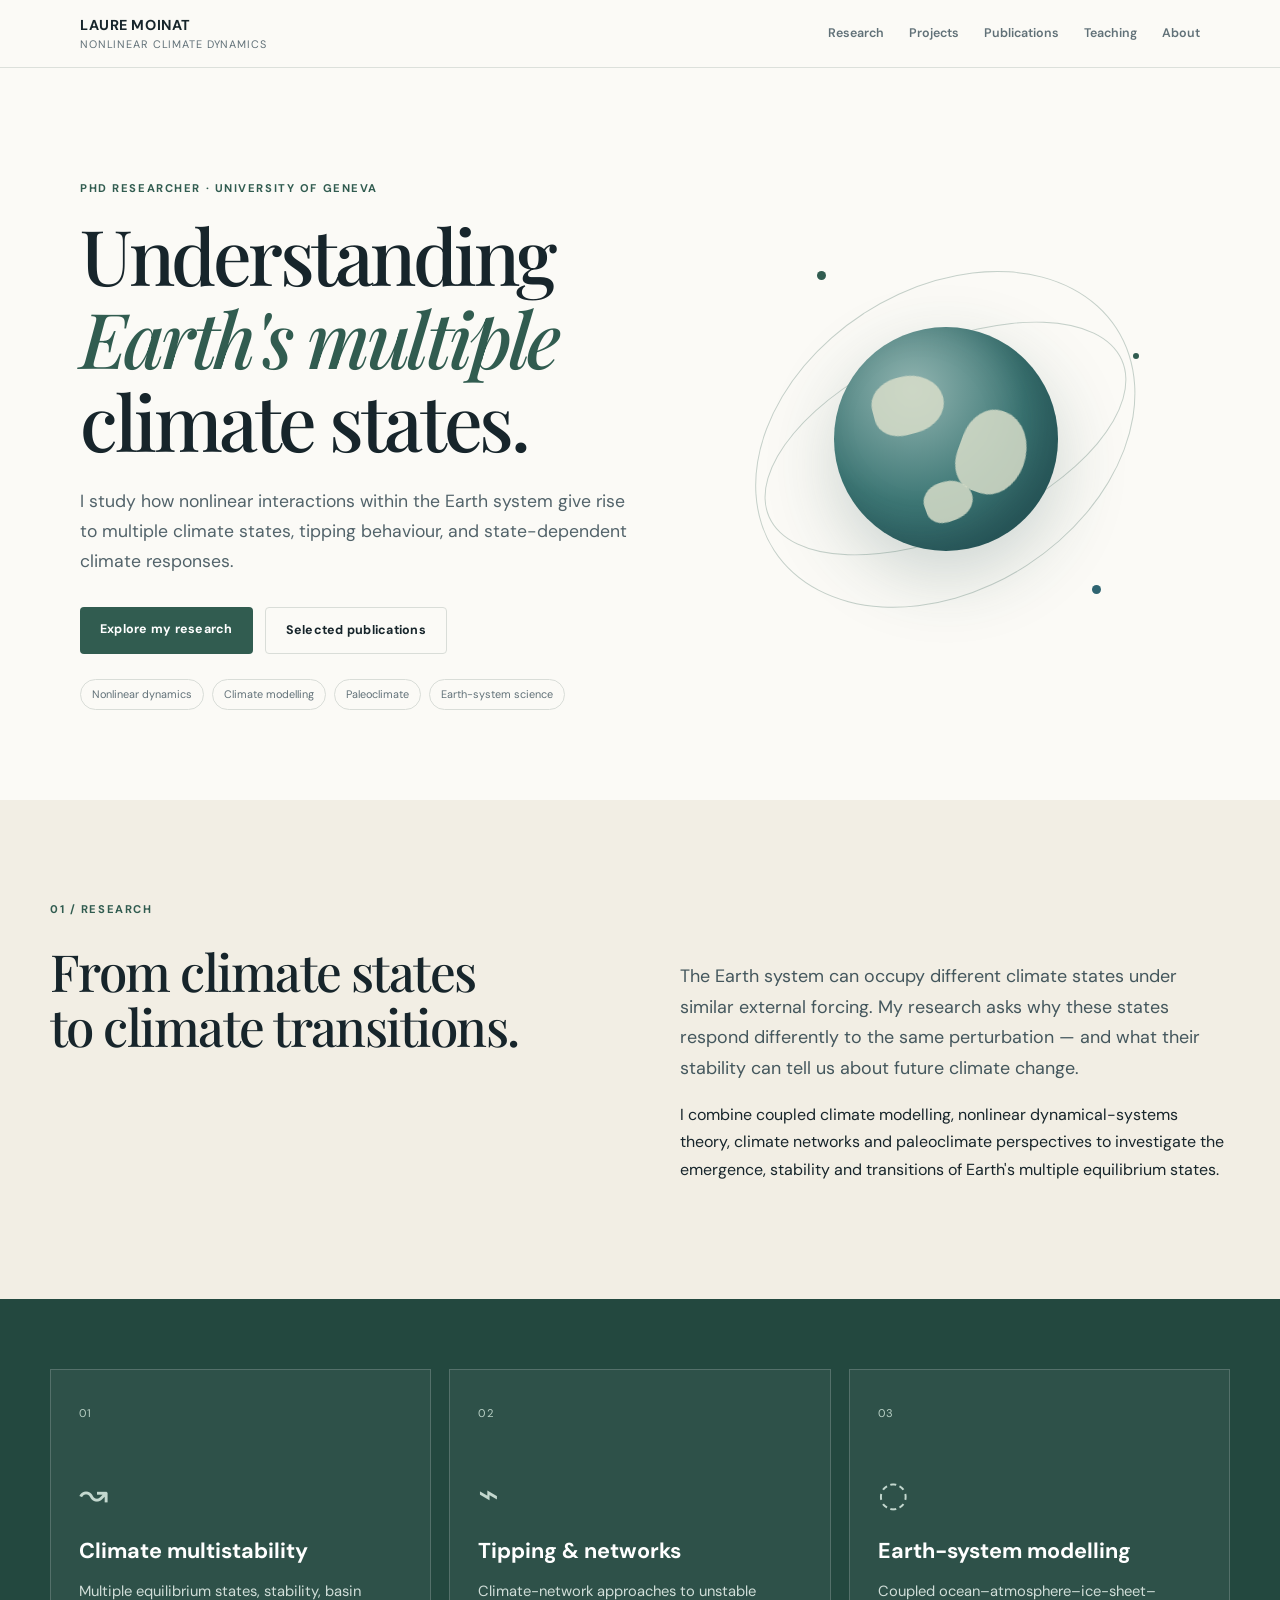
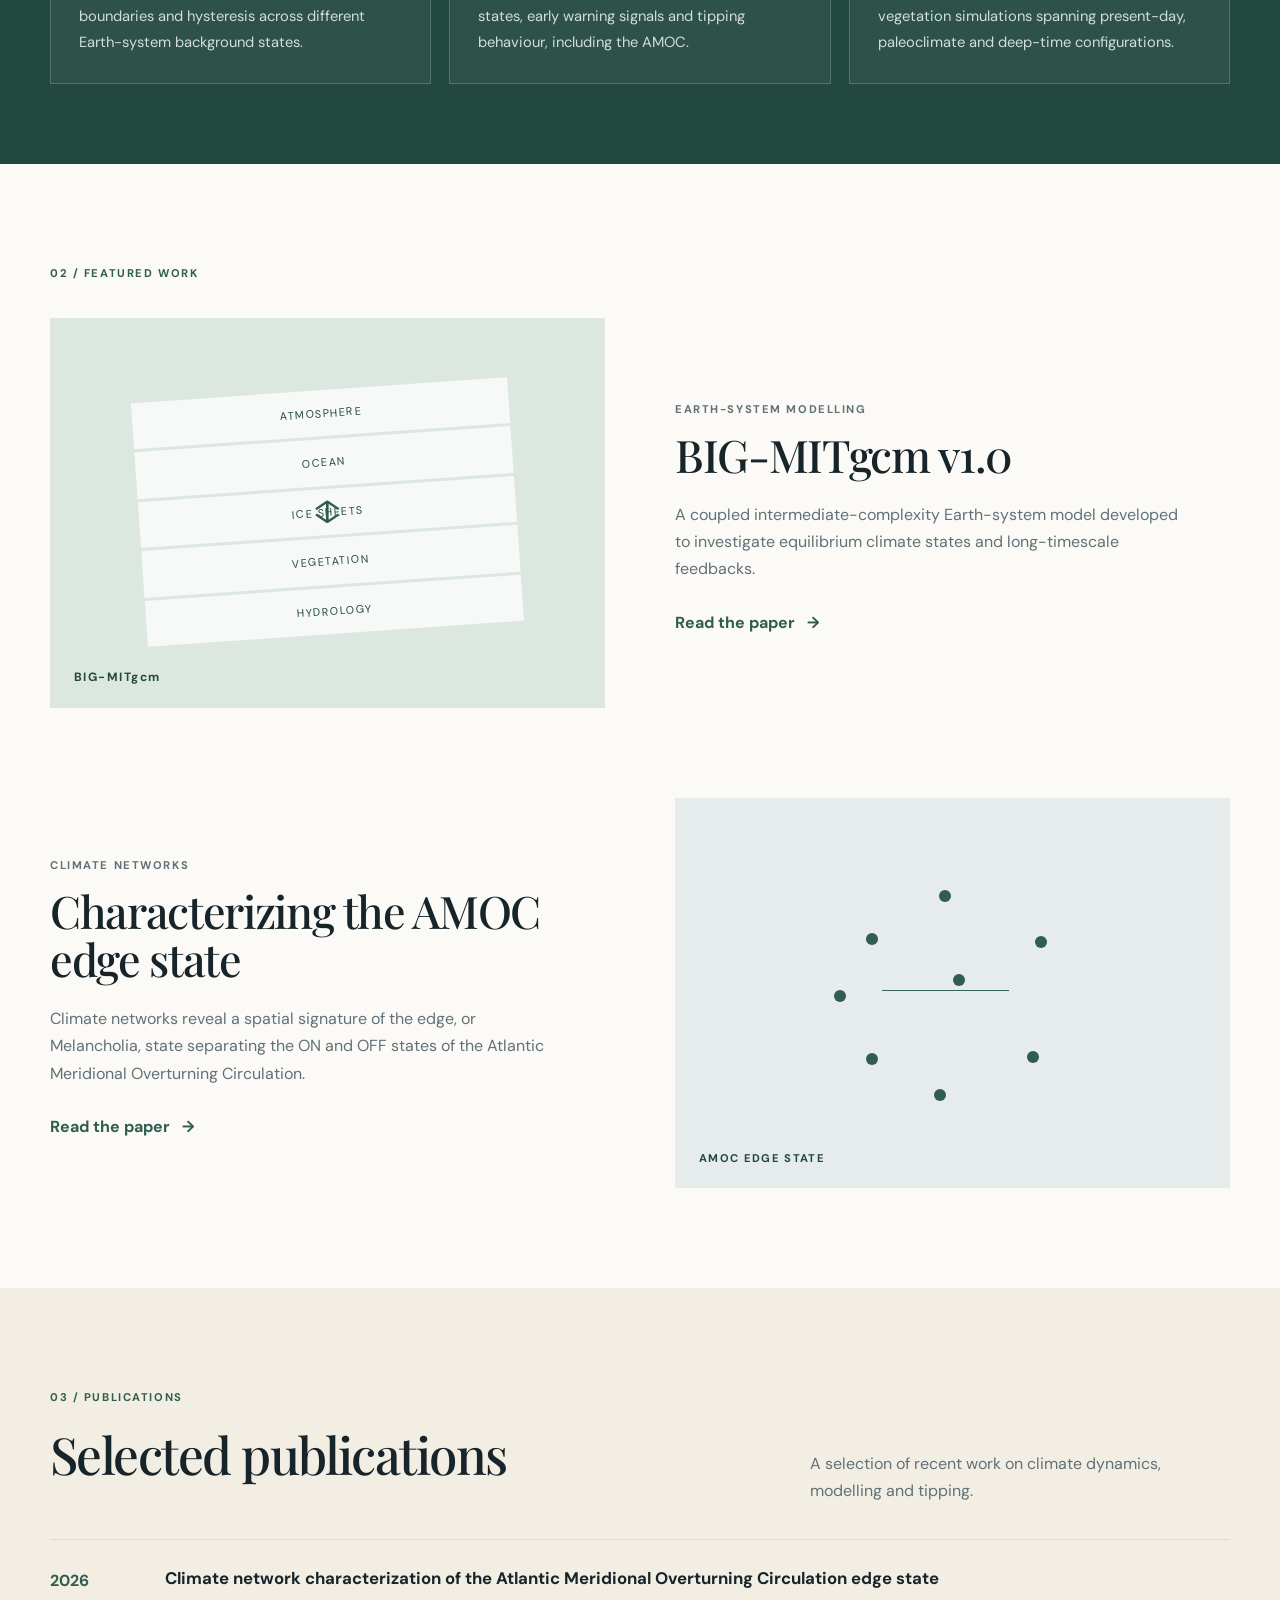
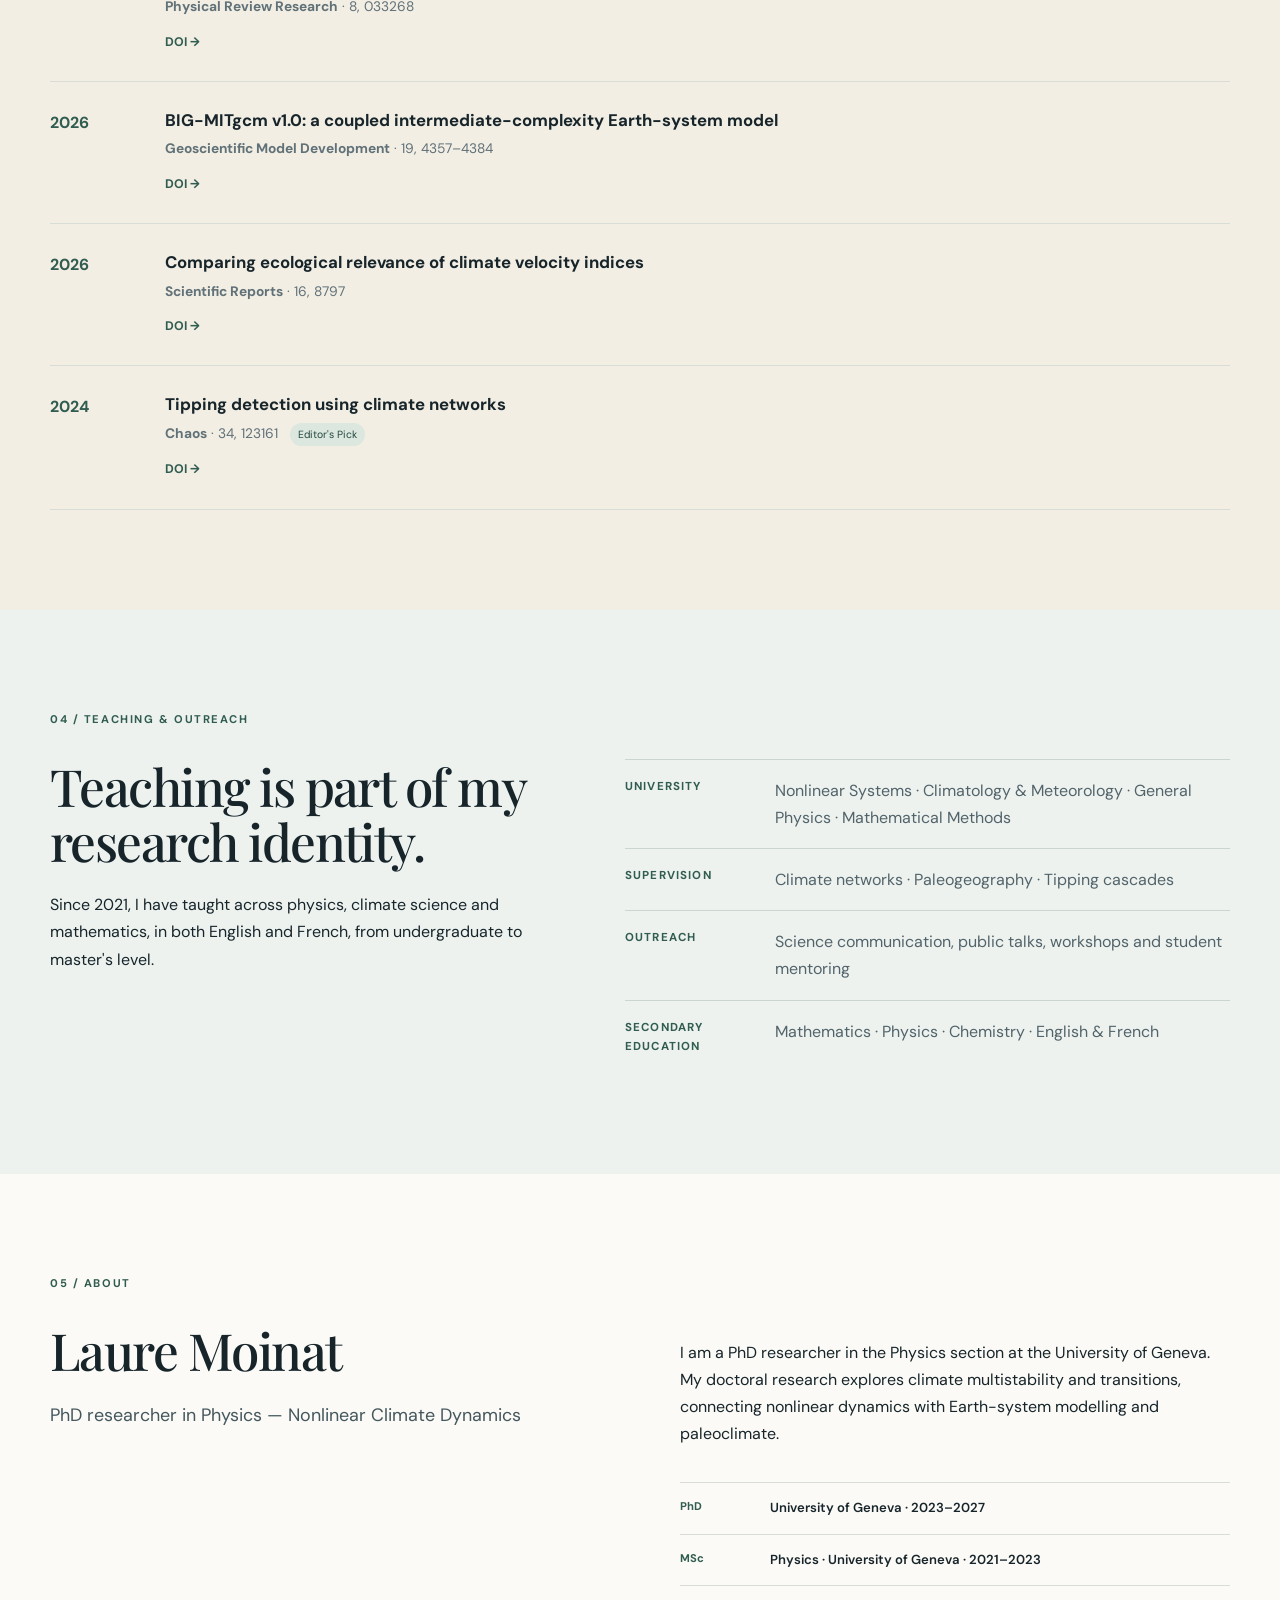
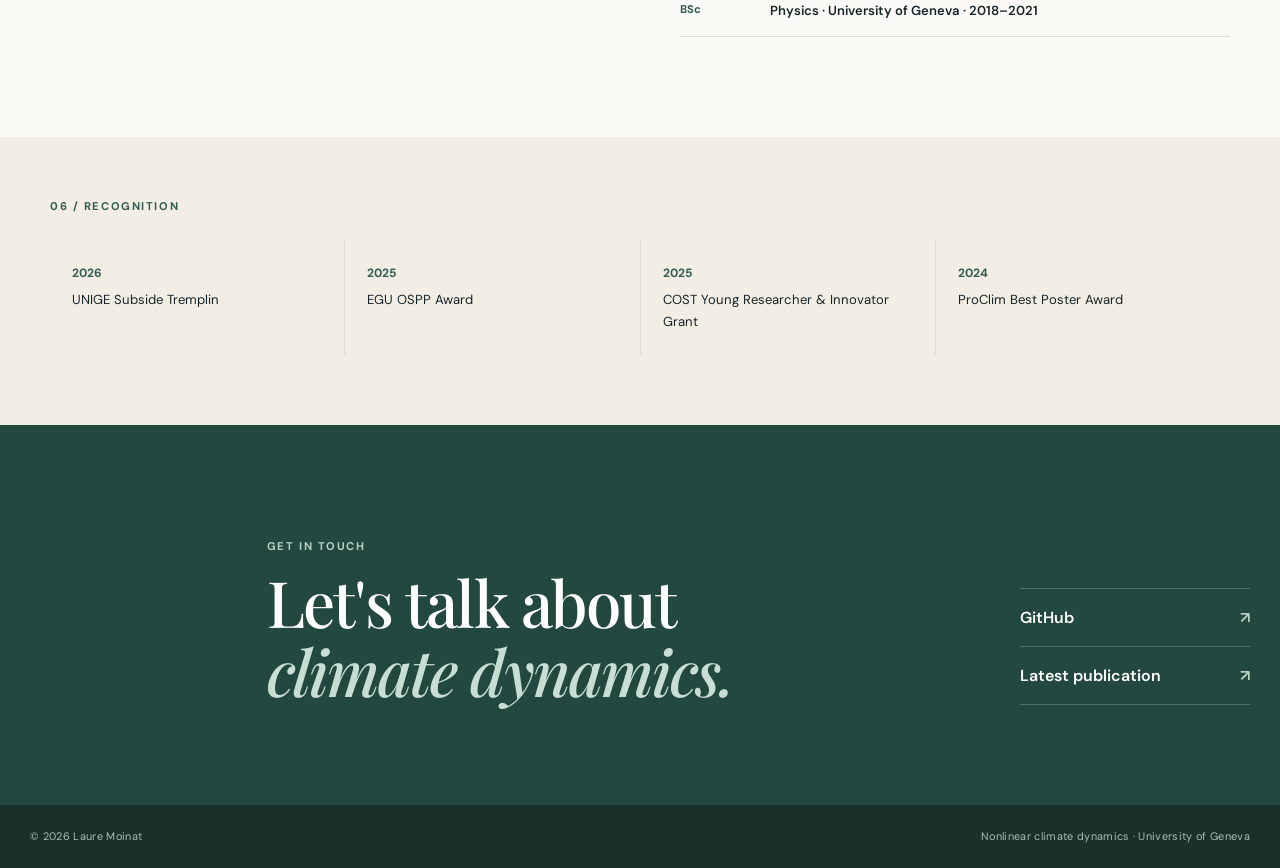
<file: html5up-forty/index.html>
<!DOCTYPE HTML>
<html lang="en">
<head>
    <meta charset="utf-8">
    <meta name="viewport" content="width=device-width, initial-scale=1">
    <title>Laure Moinat | Nonlinear Climate Dynamics</title>
    <meta name="description" content="Laure Moinat — PhD researcher in nonlinear climate dynamics at the University of Geneva.">
    <link rel="stylesheet" href="assets/css/main.css">
</head>

<body>

<header class="site-header">
    <div class="header-inner">
        <a href="#top" class="brand">
            <span class="brand-name">Laure Moinat</span>
            <span class="brand-role">Nonlinear Climate Dynamics</span>
        </a>
        <nav class="main-nav">
            <a href="#research">Research</a>
            <a href="#work">Projects</a>
            <a href="#publications">Publications</a>
            <a href="#teaching">Teaching</a>
            <a href="#about">About</a>
        </nav>
    </div>
</header>

<main id="top">

    <section class="hero">
        <div class="hero-content">
            <p class="eyebrow">PhD researcher · University of Geneva</p>
            <h1>Understanding<br><em>Earth's multiple</em><br>climate states.</h1>
            <p class="hero-text">
                I study how nonlinear interactions within the Earth system give rise to
                multiple climate states, tipping behaviour, and state-dependent climate responses.
            </p>
            <div class="hero-buttons">
                <a class="button button-primary" href="#research">Explore my research</a>
                <a class="button button-light" href="#publications">Selected publications</a>
            </div>
            <div class="tags">
                <span>Nonlinear dynamics</span>
                <span>Climate modelling</span>
                <span>Paleoclimate</span>
                <span>Earth-system science</span>
            </div>
        </div>

        <div class="climate-art" aria-hidden="true">
            <div class="orbit orbit-1"></div>
            <div class="orbit orbit-2"></div>
            <div class="earth">
                <div class="continent c1"></div>
                <div class="continent c2"></div>
                <div class="continent c3"></div>
                <div class="glow"></div>
            </div>
            <span class="dot dot-1"></span>
            <span class="dot dot-2"></span>
            <span class="dot dot-3"></span>
        </div>
    </section>

    <section class="intro section" id="research">
        <div class="section-label">01 / Research</div>
        <div class="intro-grid">
            <div>
                <h2>From climate states<br>to climate transitions.</h2>
            </div>
            <div>
                <p class="lead">
                    The Earth system can occupy different climate states under similar external
                    forcing. My research asks why these states respond differently to the same
                    perturbation — and what their stability can tell us about future climate change.
                </p>
                <p>
                    I combine coupled climate modelling, nonlinear dynamical-systems theory,
                    climate networks and paleoclimate perspectives to investigate the emergence,
                    stability and transitions of Earth's multiple equilibrium states.
                </p>
            </div>
        </div>
    </section>

    <section class="research-cards section">
        <div class="cards-grid">
            <article class="research-card">
                <span class="card-number">01</span>
                <div class="card-icon">↝</div>
                <h3>Climate multistability</h3>
                <p>
                    Multiple equilibrium states, stability, basin boundaries and hysteresis
                    across different Earth-system background states.
                </p>
            </article>

            <article class="research-card">
                <span class="card-number">02</span>
                <div class="card-icon">⌁</div>
                <h3>Tipping &amp; networks</h3>
                <p>
                    Climate-network approaches to unstable states, early warning signals and
                    tipping behaviour, including the AMOC.
                </p>
            </article>

            <article class="research-card">
                <span class="card-number">03</span>
                <div class="card-icon">◌</div>
                <h3>Earth-system modelling</h3>
                <p>
                    Coupled ocean–atmosphere–ice-sheet–vegetation simulations spanning
                    present-day, paleoclimate and deep-time configurations.
                </p>
            </article>
        </div>
    </section>

    <section class="section featured" id="work">
        <div class="section-label">02 / Featured work</div>

        <div class="feature">
            <div class="feature-visual model-visual">
                <div class="model-box">
                    <span>ATMOSPHERE</span>
                    <span>OCEAN</span>
                    <span>ICE SHEETS</span>
                    <span>VEGETATION</span>
                    <span>HYDROLOGY</span>
                </div>
                <div class="model-arrow">↕</div>
                <div class="model-caption">BIG-MITgcm</div>
            </div>
            <div class="feature-text">
                <p class="mini-label">Earth-system modelling</p>
                <h2>BIG-MITgcm v1.0</h2>
                <p>
                    A coupled intermediate-complexity Earth-system model developed to investigate
                    equilibrium climate states and long-timescale feedbacks.
                </p>
                <a class="text-link" href="https://doi.org/10.5194/gmd-19-4357-2026" target="_blank" rel="noopener">
                    Read the paper <span>→</span>
                </a>
            </div>
        </div>

        <div class="feature feature-reverse">
            <div class="feature-visual network-visual">
                <div class="network">
                    <i></i><i></i><i></i><i></i><i></i><i></i><i></i><i></i>
                    <b></b><b></b><b></b><b></b><b></b><b></b>
                </div>
                <div class="network-label">AMOC EDGE STATE</div>
            </div>
            <div class="feature-text">
                <p class="mini-label">Climate networks</p>
                <h2>Characterizing the AMOC edge state</h2>
                <p>
                    Climate networks reveal a spatial signature of the edge, or Melancholia,
                    state separating the ON and OFF states of the Atlantic Meridional
                    Overturning Circulation.
                </p>
                <a class="text-link" href="https://doi.org/10.1103/q9bd-4h4j" target="_blank" rel="noopener">
                    Read the paper <span>→</span>
                </a>
            </div>
        </div>
    </section>

    <section class="publications section" id="publications">
        <div class="section-label">03 / Publications</div>
        <div class="section-heading">
            <h2>Selected publications</h2>
            <p>A selection of recent work on climate dynamics, modelling and tipping.</p>
        </div>

        <div class="pub-list">
            <article class="publication">
                <span class="pub-year">2026</span>
                <div>
                    <h3>Climate network characterization of the Atlantic Meridional Overturning Circulation edge state</h3>
                    <p><strong>Physical Review Research</strong> · 8, 033268</p>
                    <a href="https://doi.org/10.1103/q9bd-4h4j" target="_blank" rel="noopener">DOI →</a>
                </div>
            </article>

            <article class="publication">
                <span class="pub-year">2026</span>
                <div>
                    <h3>BIG-MITgcm v1.0: a coupled intermediate-complexity Earth-system model</h3>
                    <p><strong>Geoscientific Model Development</strong> · 19, 4357–4384</p>
                    <a href="https://doi.org/10.5194/gmd-19-4357-2026" target="_blank" rel="noopener">DOI →</a>
                </div>
            </article>

            <article class="publication">
                <span class="pub-year">2026</span>
                <div>
                    <h3>Comparing ecological relevance of climate velocity indices</h3>
                    <p><strong>Scientific Reports</strong> · 16, 8797</p>
                    <a href="https://doi.org/10.1038/s41598-025-32377-0" target="_blank" rel="noopener">DOI →</a>
                </div>
            </article>

            <article class="publication">
                <span class="pub-year">2024</span>
                <div>
                    <h3>Tipping detection using climate networks</h3>
                    <p><strong>Chaos</strong> · 34, 123161 <span class="badge">Editor's Pick</span></p>
                    <a href="https://doi.org/10.1063/5.0230848" target="_blank" rel="noopener">DOI →</a>
                </div>
            </article>
        </div>
    </section>

    <section class="teaching section" id="teaching">
        <div class="section-label">04 / Teaching &amp; outreach</div>
        <div class="two-column">
            <div>
                <h2>Teaching is part of my research identity.</h2>
                <p>
                    Since 2021, I have taught across physics, climate science and mathematics,
                    in both English and French, from undergraduate to master's level.
                </p>
            </div>
            <div class="teaching-list">
                <div><span>University</span><p>Nonlinear Systems · Climatology &amp; Meteorology · General Physics · Mathematical Methods</p></div>
                <div><span>Supervision</span><p>Climate networks · Paleogeography · Tipping cascades</p></div>
                <div><span>Outreach</span><p>Science communication, public talks, workshops and student mentoring</p></div>
                <div><span>Secondary education</span><p>Mathematics · Physics · Chemistry · English &amp; French</p></div>
            </div>
        </div>
    </section>

    <section class="about section" id="about">
        <div class="section-label">05 / About</div>
        <div class="about-grid">
            <div>
                <h2>Laure Moinat</h2>
                <p class="lead">
                    PhD researcher in Physics — Nonlinear Climate Dynamics
                </p>
            </div>
            <div>
                <p>
                    I am a PhD researcher in the Physics section at the University of Geneva.
                    My doctoral research explores climate multistability and transitions,
                    connecting nonlinear dynamics with Earth-system modelling and paleoclimate.
                </p>

                <div class="facts">
                    <div><span>PhD</span><strong>University of Geneva · 2023–2027</strong></div>
                    <div><span>MSc</span><strong>Physics · University of Geneva · 2021–2023</strong></div>
                    <div><span>BSc</span><strong>Physics · University of Geneva · 2018–2021</strong></div>
                </div>
            </div>
        </div>
    </section>

    <section class="awards section">
        <div class="section-label">06 / Recognition</div>
        <div class="awards-grid">
            <div><strong>2026</strong><span>UNIGE Subside Tremplin</span></div>
            <div><strong>2025</strong><span>EGU OSPP Award</span></div>
            <div><strong>2025</strong><span>COST Young Researcher &amp; Innovator Grant</span></div>
            <div><strong>2024</strong><span>ProClim Best Poster Award</span></div>
        </div>
    </section>

    <section class="contact section">
        <div>
            <p class="eyebrow">Get in touch</p>
            <h2>Let's talk about<br><em>climate dynamics.</em></h2>
        </div>
        <div class="contact-links">
            <a href="https://github.com/LaureMoinat" target="_blank" rel="noopener">GitHub <span>↗</span></a>
            <a href="https://doi.org/10.1103/q9bd-4h4j" target="_blank" rel="noopener">Latest publication <span>↗</span></a>
        </div>
    </section>

</main>

<footer>
    <div>© 2026 Laure Moinat</div>
    <div>Nonlinear climate dynamics · University of Geneva</div>
</footer>

</body>
</html>
</file>
<file: html5up-forty/assets/css/main.css>
@import url('https://fonts.googleapis.com/css2?family=DM+Sans:wght@400;500;600;700&family=Playfair+Display:ital,wght@0,500;0,600;1,500;1,600&display=swap');

:root {
    --ink: #17252b;
    --muted: #617178;
    --paper: #fbfaf6;
    --warm: #f2eee4;
    --sage: #dce7df;
    --green: #315c50;
    --green-dark: #23483f;
    --blue: #2e6471;
    --line: #d9ddd8;
    --white: #ffffff;
    --max: 1180px;
}

* { box-sizing: border-box; }

html { scroll-behavior: smooth; }

body {
    margin: 0;
    background: var(--paper);
    color: var(--ink);
    font-family: "DM Sans", Arial, sans-serif;
    line-height: 1.7;
    font-size: 16px;
}

a { color: inherit; text-decoration: none; }

.site-header {
    position: sticky;
    top: 0;
    z-index: 50;
    background: rgba(251,250,246,.94);
    border-bottom: 1px solid rgba(217,221,216,.9);
    backdrop-filter: blur(12px);
}

.header-inner {
    max-width: var(--max);
    margin: auto;
    padding: 17px 30px;
    display: flex;
    align-items: center;
    justify-content: space-between;
    gap: 30px;
}

.brand { display: flex; flex-direction: column; line-height: 1.15; }
.brand-name { font-weight: 700; letter-spacing: .04em; text-transform: uppercase; font-size: .9rem; }
.brand-role { color: var(--muted); font-size: .68rem; margin-top: 4px; letter-spacing: .08em; text-transform: uppercase; }

.main-nav { display: flex; gap: 25px; }
.main-nav a {
    font-size: .78rem;
    color: var(--muted);
    font-weight: 600;
    transition: color .2s ease;
}
.main-nav a:hover { color: var(--green); }

.hero {
    max-width: var(--max);
    min-height: 700px;
    margin: auto;
    padding: 100px 30px 90px;
    display: grid;
    grid-template-columns: 1.05fr .95fr;
    align-items: center;
    gap: 50px;
    position: relative;
}

.hero-content { position: relative; z-index: 2; }

.eyebrow, .mini-label, .section-label {
    text-transform: uppercase;
    letter-spacing: .14em;
    font-size: .7rem;
    font-weight: 700;
    color: var(--green);
}

.hero h1, h2 {
    font-family: "Playfair Display", Georgia, serif;
    font-weight: 500;
    line-height: 1.08;
}

.hero h1 {
    font-size: clamp(3.3rem, 6vw, 5.8rem);
    margin: 15px 0 25px;
    letter-spacing: -.045em;
}

em { color: var(--green); font-style: italic; }

.hero-text {
    max-width: 630px;
    color: #52636a;
    font-size: 1.1rem;
}

.hero-buttons { display: flex; flex-wrap: wrap; gap: 12px; margin: 30px 0 25px; }

.button {
    display: inline-block;
    padding: 12px 20px;
    border-radius: 4px;
    font-weight: 700;
    font-size: .78rem;
    letter-spacing: .02em;
}
.button-primary { background: var(--green); color: var(--white); }
.button-primary:hover { background: var(--green-dark); }
.button-light { border: 1px solid var(--line); background: transparent; }
.button-light:hover { border-color: var(--green); color: var(--green); }

.tags { display: flex; flex-wrap: wrap; gap: 8px; }
.tags span {
    border: 1px solid var(--line);
    color: var(--muted);
    border-radius: 50px;
    padding: 5px 11px;
    font-size: .68rem;
}

.climate-art {
    width: min(430px, 85vw);
    aspect-ratio: 1;
    justify-self: center;
    position: relative;
    display: grid;
    place-items: center;
}

.earth {
    width: 52%;
    aspect-ratio: 1;
    border-radius: 50%;
    background: radial-gradient(circle at 35% 28%, #91b4b0, #3d7775 52%, #244f55 100%);
    box-shadow: 0 25px 70px rgba(42,84,78,.22), inset -25px -15px 40px rgba(8,39,44,.25);
    position: relative;
    overflow: hidden;
}

.glow {
    position: absolute;
    inset: -10%;
    border-radius: 50%;
    border: 12px solid rgba(255,255,255,.13);
}

.continent {
    position: absolute;
    background: #d7ddc9;
    opacity: .85;
    border-radius: 45% 55% 50% 40%;
    filter: blur(.2px);
}
.c1 { width: 32%; height: 26%; left: 17%; top: 22%; transform: rotate(-15deg); }
.c2 { width: 30%; height: 38%; right: 14%; top: 37%; transform: rotate(20deg); }
.c3 { width: 22%; height: 18%; left: 40%; bottom: 13%; transform: rotate(-20deg); }

.orbit {
    position: absolute;
    border: 1px solid rgba(49,92,80,.27);
    border-radius: 50%;
    transform: rotate(-24deg);
}
.orbit-1 { width: 90%; height: 44%; }
.orbit-2 { width: 70%; height: 95%; transform: rotate(57deg); }

.dot { position: absolute; width: 9px; height: 9px; border-radius: 50%; background: var(--green); }
.dot-1 { top: 11%; left: 20%; }
.dot-2 { bottom: 14%; right: 14%; background: var(--blue); }
.dot-3 { top: 30%; right: 5%; width: 6px; height: 6px; }

.section { padding: 100px 30px; }
.section > * { max-width: var(--max); margin-left: auto; margin-right: auto; }

.intro { background: var(--warm); }
.intro-grid {
    display: grid;
    grid-template-columns: 1fr 1fr;
    gap: 80px;
    margin-top: 25px;
}
h2 { font-size: clamp(2.2rem, 4vw, 3.6rem); margin: 0 0 22px; letter-spacing: -.03em; }
.lead { font-size: 1.12rem; color: #44575d; }

.research-cards {
    background: var(--green-dark);
    color: var(--white);
    padding-top: 70px;
    padding-bottom: 80px;
}
.cards-grid {
    display: grid;
    grid-template-columns: repeat(3, 1fr);
    gap: 18px;
}
.research-card {
    min-height: 300px;
    padding: 28px;
    border: 1px solid rgba(255,255,255,.18);
    background: rgba(255,255,255,.05);
    position: relative;
}
.card-number { color: #b9d0c5; font-size: .7rem; letter-spacing: .12em; }
.card-icon { font-size: 2.2rem; color: #c4d8cf; margin: 40px 0 8px; }
.research-card h3 { font-size: 1.35rem; margin: 0 0 10px; }
.research-card p { color: #d1ded9; margin: 0; font-size: .92rem; }

.featured { background: var(--paper); }
.feature {
    max-width: var(--max);
    margin: 35px auto 90px;
    display: grid;
    grid-template-columns: 1fr 1fr;
    gap: 70px;
    align-items: center;
}
.feature-reverse { margin-bottom: 0; }
.feature-reverse .feature-visual { order: 2; }
.feature-visual {
    min-height: 390px;
    background: var(--sage);
    display: grid;
    place-items: center;
    position: relative;
    overflow: hidden;
}
.model-box {
    width: 68%;
    display: grid;
    gap: 3px;
    transform: rotate(-4deg);
}
.model-box span {
    padding: 14px 18px;
    background: rgba(255,255,255,.76);
    font-size: .68rem;
    letter-spacing: .14em;
    color: var(--green-dark);
    text-align: center;
}
.model-arrow { position: absolute; font-size: 2rem; color: var(--green); }
.model-caption { position: absolute; bottom: 20px; left: 24px; font-weight: 700; font-size: .75rem; letter-spacing: .12em; color: var(--green-dark); }

.network-visual { background: #e5eceb; }
.network {
    width: 270px;
    height: 270px;
    position: relative;
    border-radius: 50%;
}
.network i {
    width: 12px; height: 12px; border-radius: 50%;
    background: var(--green);
    position: absolute;
}
.network i:nth-child(1){left:18%;top:28%}.network i:nth-child(2){left:45%;top:12%}
.network i:nth-child(3){right:15%;top:29%}.network i:nth-child(4){left:50%;top:43%}
.network i:nth-child(5){left:18%;bottom:23%}.network i:nth-child(6){right:18%;bottom:24%}
.network i:nth-child(7){left:43%;bottom:10%}.network i:nth-child(8){left:6%;top:49%}
.network b {
    position: absolute; height: 1px; width: 47%; background: rgba(49,92,80,.4);
    transform-origin: left center; left: 24%; top: 49%;
}
.network b:nth-child(2){transform:rotate(25deg)} .network b:nth-child(3){transform:rotate(-30deg)}
.network b:nth-child(4){transform:rotate(70deg)} .network b:nth-child(5){transform:rotate(145deg)}
.network b:nth-child(6){transform:rotate(205deg)}
.network-label { position: absolute; bottom: 20px; left: 24px; font-size: .7rem; font-weight: 700; letter-spacing: .12em; color: var(--green-dark); }

.feature-text h2 { font-size: 2.8rem; }
.feature-text p { color: var(--muted); max-width: 520px; }
.text-link { display: inline-block; color: var(--green); font-weight: 700; margin-top: 10px; }
.text-link span { margin-left: 8px; }

.publications { background: var(--warm); }
.section-heading { margin-top: 20px; display: flex; align-items: end; justify-content: space-between; gap: 30px; }
.section-heading p { max-width: 420px; color: var(--muted); margin: 0; }
.pub-list { margin-top: 35px; }
.publication {
    display: grid;
    grid-template-columns: 90px 1fr;
    gap: 25px;
    padding: 27px 0;
    border-top: 1px solid var(--line);
}
.publication:last-child { border-bottom: 1px solid var(--line); }
.pub-year { color: var(--green); font-weight: 700; }
.publication h3 { margin: 0 0 5px; font-size: 1.05rem; line-height: 1.4; }
.publication p { margin: 0 0 8px; color: var(--muted); font-size: .86rem; }
.publication a { color: var(--green); font-weight: 700; font-size: .78rem; }
.badge {
    display: inline-block;
    margin-left: 8px;
    padding: 3px 8px;
    border-radius: 30px;
    background: #dce7df;
    color: var(--green-dark);
    font-size: .65rem;
}

.teaching { background: #edf2ef; }
.two-column {
    margin-top: 30px;
    display: grid;
    grid-template-columns: .9fr 1.1fr;
    gap: 80px;
}
.teaching-list > div {
    display: grid;
    grid-template-columns: 130px 1fr;
    gap: 20px;
    border-top: 1px solid #cbd6d0;
    padding: 17px 0;
}
.teaching-list span { color: var(--green); font-size: .72rem; font-weight: 700; text-transform: uppercase; letter-spacing: .1em; }
.teaching-list p { margin: 0; color: #52636a; }

.about { background: var(--paper); }
.about-grid {
    margin-top: 30px;
    display: grid;
    grid-template-columns: 1fr 1fr;
    gap: 80px;
}
.facts { margin-top: 35px; border-top: 1px solid var(--line); }
.facts div {
    display: grid;
    grid-template-columns: 70px 1fr;
    gap: 20px;
    padding: 14px 0;
    border-bottom: 1px solid var(--line);
}
.facts span { color: var(--green); font-size: .7rem; font-weight: 700; }
.facts strong { font-size: .82rem; font-weight: 600; }

.awards { padding-top: 60px; padding-bottom: 70px; background: var(--warm); }
.awards-grid {
    margin-top: 25px;
    display: grid;
    grid-template-columns: repeat(4, 1fr);
    gap: 1px;
    background: var(--line);
}
.awards-grid div { background: var(--warm); padding: 22px; display: flex; flex-direction: column; gap: 5px; }
.awards-grid strong { color: var(--green); font-size: .75rem; }
.awards-grid span { font-size: .82rem; }

.contact {
    background: var(--green-dark);
    color: var(--white);
    display: grid;
    grid-template-columns: 1fr auto;
    align-items: end;
    gap: 50px;
}
.contact .eyebrow { color: #b9d0c5; }
.contact h2 { font-size: clamp(2.6rem, 5vw, 4.7rem); margin-bottom: 0; }
.contact h2 em { color: #c8ddd4; }
.contact-links { display: flex; flex-direction: column; min-width: 230px; }
.contact-links a { padding: 15px 0; border-top: 1px solid rgba(255,255,255,.22); font-weight: 600; }
.contact-links a:last-child { border-bottom: 1px solid rgba(255,255,255,.22); }
.contact-links span { float: right; color: #b9d0c5; }

footer {
    background: #1b302b;
    color: #aabcb5;
    padding: 22px 30px;
    display: flex;
    justify-content: space-between;
    gap: 20px;
    font-size: .68rem;
    letter-spacing: .03em;
}

@media (max-width: 850px) {
    .main-nav { display: none; }
    .hero { grid-template-columns: 1fr; padding-top: 70px; }
    .climate-art { width: 330px; margin-top: -20px; }
    .intro-grid, .two-column, .about-grid, .feature { grid-template-columns: 1fr; gap: 35px; }
    .cards-grid { grid-template-columns: 1fr; }
    .research-card { min-height: auto; }
    .feature-reverse .feature-visual { order: initial; }
    .section-heading { display: block; }
    .section-heading p { margin-top: 10px; }
    .awards-grid { grid-template-columns: 1fr 1fr; }
    .contact { grid-template-columns: 1fr; }
}

@media (max-width: 560px) {
    .header-inner, .section, .hero { padding-left: 20px; padding-right: 20px; }
    .hero h1 { font-size: 3rem; }
    .hero { min-height: auto; padding-bottom: 70px; }
    .section { padding-top: 70px; padding-bottom: 70px; }
    .feature-visual { min-height: 300px; }
    .publication { grid-template-columns: 55px 1fr; gap: 12px; }
    .teaching-list > div { grid-template-columns: 1fr; gap: 4px; }
    .awards-grid { grid-template-columns: 1fr; }
    footer { flex-direction: column; }
}
</file>
